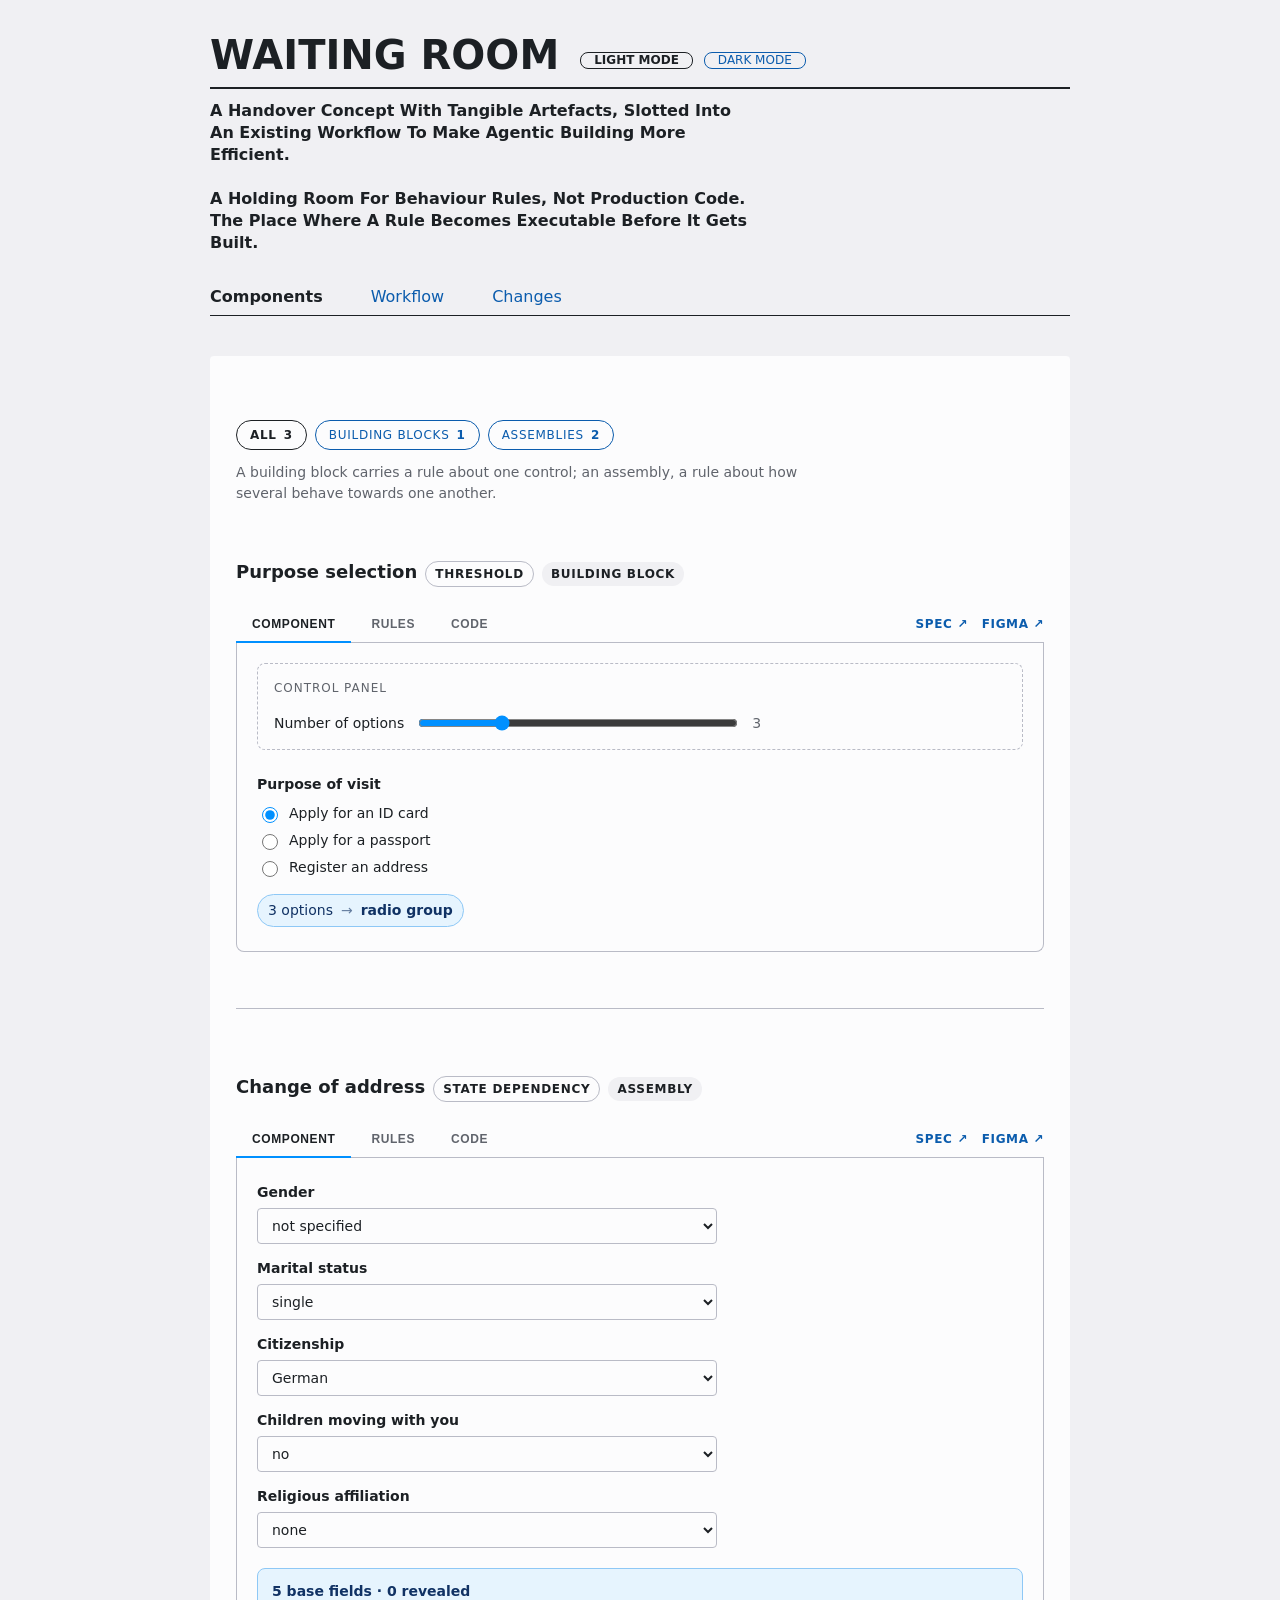
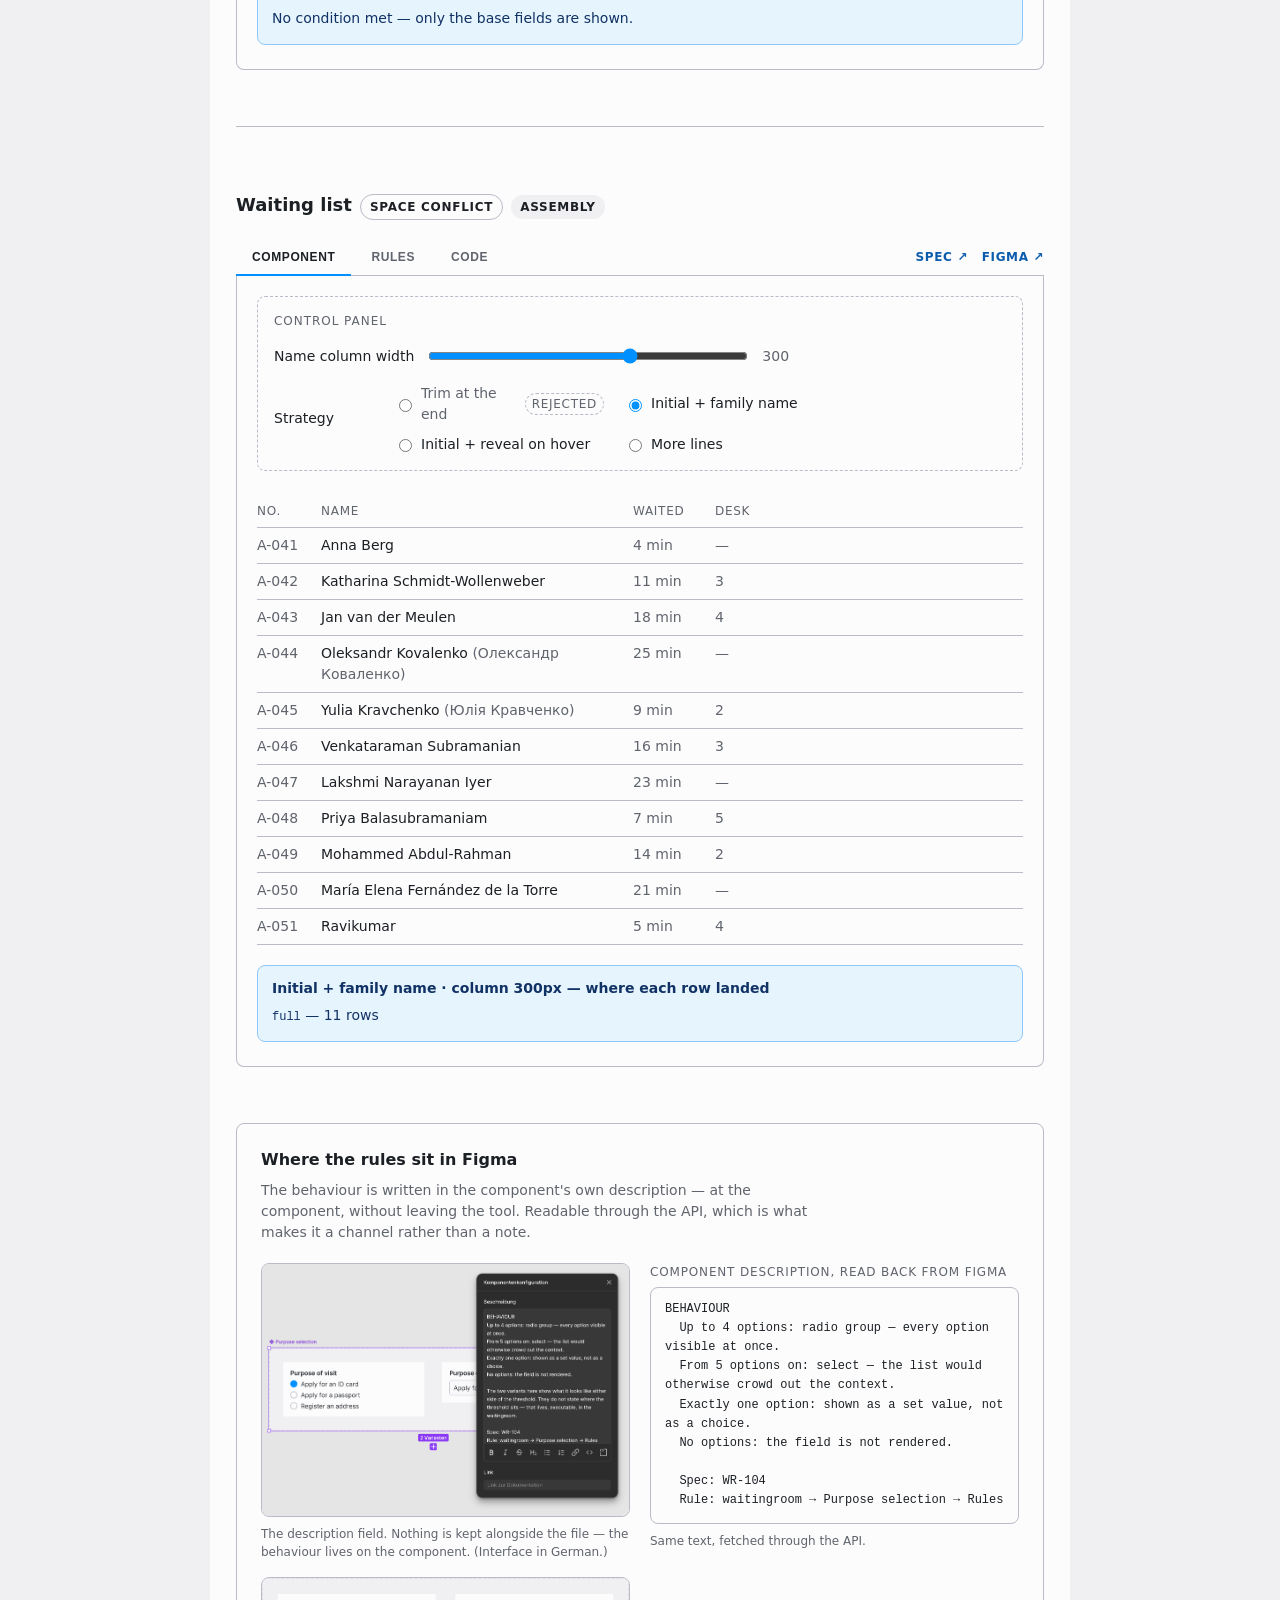
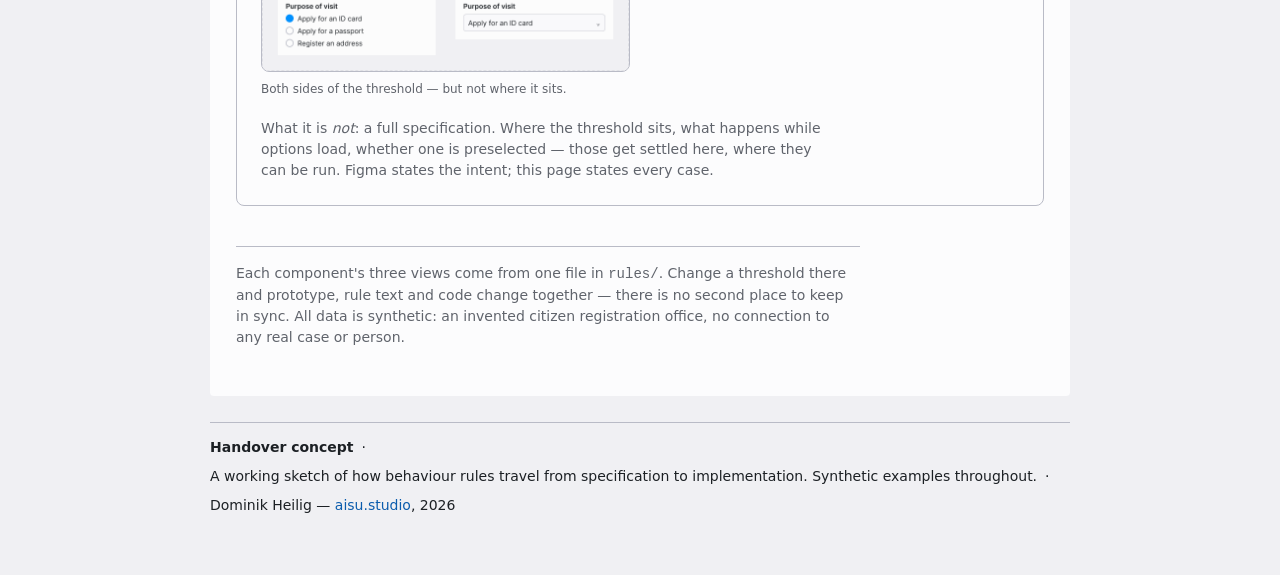
<file: index.html>
<!doctype html>
<html lang="en">
<head>
<meta charset="utf-8">
<meta name="viewport" content="width=device-width, initial-scale=1">
<title>waitingroom</title>
<link rel="stylesheet" href="waitingroom.css">
</head>
<body>
<div class="wr-page">

  <header id="site-header"></header>

  <main class="wr-canvas">

    <div id="levels"></div>

    <div id="components"></div>

    <!-- ----------------------------------------- Where the rules sit in Figma -->
    <section class="wr-origin">
      <h2 class="wr-origin-title">Where the rules sit in Figma</h2>
      <p class="wr-origin-lead">
        The behaviour is written in the component's own description — at the component,
        without leaving the tool. Readable through the API, which is what makes it a
        channel rather than a note.
      </p>

      <div class="wr-origin-split">
        <div>
          <figure class="wr-origin-figure">
            <img src="assets/figma-description-panel.png"
                 alt="Figma with the Purpose selection component on the canvas and the component configuration panel open beside it, the behaviour typed into the description field."
                 onerror="this.closest('figure').remove()">
            <figcaption>
              The description field. Nothing is kept alongside the file — the behaviour
              lives on the component. (Interface in German.)
            </figcaption>
          </figure>

          <figure class="wr-origin-figure wr-origin-figure-second">
            <img src="assets/purpose-selection-figma.png"
                 alt="The Purpose selection component set, showing its two variants side by side: a radio group with three options, and a select."
                 onerror="this.closest('figure').remove()">
            <figcaption>
              Both sides of the threshold — but not where it sits.
            </figcaption>
          </figure>
        </div>

        <div class="wr-origin-desc">
          <p class="wr-origin-caption">Component description, read back from Figma</p>
          <pre class="wr-origin-quote">BEHAVIOUR
  Up to 4 options: radio group — every option visible at once.
  From 5 options on: select — the list would otherwise crowd out the context.
  Exactly one option: shown as a set value, not as a choice.
  No options: the field is not rendered.

  Spec: WR-104
  Rule: waitingroom → Purpose selection → Rules</pre>
          <p class="wr-origin-caption wr-origin-caption-foot">
            Same text, fetched through the API.
          </p>
        </div>
      </div>

      <p class="wr-origin-foot">
        What it is <em>not</em>: a full specification. Where the threshold sits, what
        happens while options load, whether one is preselected — those get settled here,
        where they can be run. Figma states the intent; this page states every case.
      </p>
    </section>

    <p class="wr-foot">
      Each component's three views come from one file in <code>rules/</code>. Change a
      threshold there and prototype, rule text and code change together — there is no
      second place to keep in sync. All data is synthetic: an invented citizen
      registration office, no connection to any real case or person.
    </p>

  </main>

  <p class="wr-signature">
    <strong>Handover concept</strong>
    <span>·</span>
    <span>A working sketch of how behaviour rules travel from specification to
    implementation. Synthetic examples throughout.</span>
    <span>·</span>
    <span>Dominik Heilig — <a href="https://aisu.studio" target="_blank" rel="noopener noreferrer">aisu.studio</a>, 2026</span>
  </p>

</div>

<script type="module">
import { selectionControl } from './rules/selection.js';
import { conditionalDisclosure } from './rules/disclosure.js';
import { nameTruncation } from './rules/names.js';
import { serviceList, MAX_SERVICES } from './components/data.js';
import { renderSelectionField } from './components/selection-field.js';
import { renderAddressChange } from './components/address-change.js';
import { renderWaitingList } from './components/waiting-list.js';
import { applyStoredTheme, wireModeControl } from './theme.js';
import { renderHeader } from './header.js';
import { angularWiring } from './wiring/angular.js';

applyStoredTheme();
renderHeader(document.getElementById('site-header'));
wireModeControl(document.querySelector('.wr-mode'));

/* Two sources per component, because they answer different questions: the spec
   says what is needed, in stories and acceptance criteria; Figma says what it
   looks like. Neither states the behaviour — that is what this page adds. */
const COMPONENTS = [
  {
    key: 'selection',
    name: 'Purpose selection',
    kind: 'Threshold',
    level: 'block',
    rule: selectionControl,
    sources: {
      spec: 'https://github.com/AisuStudio/waitingroom/blob/main/spec/purpose-selection.md',
      figma: 'https://www.figma.com/design/y16GzBOeP9CSuj3HHH6xO6?node-id=1-19',
    },
    controls: [
      { key: 'count', type: 'range', label: 'Number of options', min: 0, max: MAX_SERVICES, value: 3 },
    ],
    mount(stage, s) { renderSelectionField(stage, serviceList(Number(s.count))); },
  },
  {
    key: 'address',
    name: 'Change of address',
    kind: 'State dependency',
    level: 'assembly',
    rule: conditionalDisclosure,
    sources: {
      spec: 'https://github.com/AisuStudio/waitingroom/blob/main/spec/change-of-address.md',
      figma: 'https://www.figma.com/design/y16GzBOeP9CSuj3HHH6xO6?node-id=7-2',
    },
    // No separate control panel: every answer in the form is the control.
    controls: null,
    mount(stage) { renderAddressChange(stage); },
  },
  {
    key: 'waiting',
    name: 'Waiting list',
    kind: 'Space conflict',
    level: 'assembly',
    rule: nameTruncation,
    sources: {
      spec: 'https://github.com/AisuStudio/waitingroom/blob/main/spec/waiting-list.md',
      figma: 'https://www.figma.com/design/y16GzBOeP9CSuj3HHH6xO6?node-id=7-38',
    },
    controls: [
      { key: 'width', type: 'range', label: 'Name column width', min: 90, max: 420, value: 300 },
      {
        key: 'strategy', type: 'choice', label: 'Strategy',
        value: nameTruncation.chosen,
        options: Object.entries(nameTruncation.strategies).map(([k, v]) => ({
          value: k, label: v.label, status: v.status,
        })),
      },
    ],
    mount(stage, s) { renderWaitingList(stage, Number(s.width), s.strategy); },
  },
];

/* Two levels, because a rule attaches differently at each. On a building
   block the rule governs one control; on an assembly it governs how several
   of them behave towards one another — which is where the questions the spec
   left open actually surface. The filter exists so that difference can be
   looked at rather than asserted. */
const LEVELS = [
  { key: 'all',      label: 'All' },
  { key: 'block',    label: 'Building blocks' },
  { key: 'assembly', label: 'Assemblies' },
];

const root = document.getElementById('components');

// Built once and then shown or hidden. Rebuilding would throw away the state
// of every control panel, and a filter that resets the thing being filtered
// is worse than no filter.
const blocks = COMPONENTS.map((cmp) => {
  const node = buildBlock(cmp);
  root.append(node);
  return { cmp, node };
});

renderLevels();

function renderLevels(active = 'all') {
  const bar = document.createElement('div');
  bar.className = 'wr-level';
  bar.setAttribute('role', 'group');
  bar.setAttribute('aria-label', 'Filter by level');

  LEVELS.forEach(({ key, label }) => {
    const n = key === 'all'
      ? COMPONENTS.length
      : COMPONENTS.filter((c) => c.level === key).length;
    const b = document.createElement('button');
    b.type = 'button';
    b.className = 'wr-level-chip';
    b.setAttribute('aria-pressed', String(key === active));
    b.innerHTML = `${esc(label)}<span class="wr-level-count">${n}</span>`;
    b.addEventListener('click', () => renderLevels(key));
    bar.append(b);
  });

  const note = document.createElement('p');
  note.className = 'wr-level-note';
  note.textContent = 'A building block carries a rule about one control; an assembly, '
    + 'a rule about how several behave towards one another.';

  const mount = document.getElementById('levels');
  mount.replaceChildren(bar, note);

  blocks.forEach(({ cmp, node }) => {
    node.hidden = active !== 'all' && cmp.level !== active;
  });
}

function buildBlock(cmp) {
  const section = document.createElement('section');
  section.className = 'wr-component';
  section.innerHTML = `
    <div class="wr-component-head">
      <h2 class="wr-component-name">${esc(cmp.name)}</h2>
      <span class="wr-kind">${esc(cmp.kind)}</span>
      <span class="wr-level-tag">${cmp.level === 'block' ? 'Building block' : 'Assembly'}</span>
    </div>
    <div class="wr-tabbar" role="tablist">
      <button class="wr-tab" role="tab" aria-selected="true"  data-panel="component">Component</button>
      <button class="wr-tab" role="tab" aria-selected="false" data-panel="rules">Rules</button>
      <button class="wr-tab" role="tab" aria-selected="false" data-panel="code">Code</button>
      <span class="wr-links">
        ${link('Spec', cmp.sources.spec)}
        ${link('Figma', cmp.sources.figma)}
      </span>
    </div>
    <div class="wr-panel" data-panel="component">
      ${cmp.controls ? consoleMarkup(cmp) : ''}
      <div class="wr-stage"></div>
    </div>
    <div class="wr-panel" data-panel="rules" hidden>${rulesMarkup(cmp.rule)}</div>
    <div class="wr-panel" data-panel="code"  hidden></div>
  `;

  const tabs = [...section.querySelectorAll('.wr-tab')];
  const panels = [...section.querySelectorAll('.wr-panel')];
  tabs.forEach((tab) => tab.addEventListener('click', () => {
    tabs.forEach((t) => t.setAttribute('aria-selected', String(t === tab)));
    panels.forEach((p) => { p.hidden = p.dataset.panel !== tab.dataset.panel; });
  }));

  const stage = section.querySelector('.wr-stage');
  const codePanel = section.querySelector('.wr-panel[data-panel=code]');

  // One state object per component. The control panel writes into it, and
  // both the prototype and the code view read from it — so a change to the
  // strategy is visible in the running component and in the snippet at the
  // same moment, without either being regenerated from a second source.
  const state = {};
  (cmp.controls ?? []).forEach((c) => { state[c.key] = String(c.value); });

  const draw = () => {
    cmp.mount(stage, state);
    codePanel.innerHTML = codeMarkup(cmp.rule, state);
  };

  (cmp.controls ?? []).forEach((c) => {
    const input = section.querySelector(`[data-control='${c.key}']`);
    if (!input) return;
    if (c.type === 'range') {
      const out = section.querySelector(`output[data-for='${c.key}']`);
      input.addEventListener('input', () => {
        state[c.key] = input.value;
        out.textContent = input.value;
        draw();
      });
    } else {
      // A radio group has one input per option, so the listener goes on all
      // of them and the value comes from whichever is checked.
      section.querySelectorAll(`[data-control='${c.key}']`).forEach((radio) => {
        radio.addEventListener('change', () => {
          if (!radio.checked) return;
          state[c.key] = radio.value;
          draw();
        });
      });
    }
  });

  draw();
  return section;
}

function link(label, href) {
  if (!href) {
    return `<span class="wr-ext-link wr-ext-link-empty" title="Not linked yet">${label}&nbsp;↗</span>`;
  }
  // Opens in a new tab — leaving the page would lose the state the control
  // panel is currently in.
  return `<a class="wr-ext-link" href="${esc(href)}" target="_blank" rel="noopener noreferrer">${label}&nbsp;↗</a>`;
}

function consoleMarkup(cmp) {
  return `
    <div class="wr-console">
      <p class="wr-console-title">Control panel</p>
      ${cmp.controls.map(controlMarkup).join('')}
    </div>`;
}

function controlMarkup(c) {
  if (c.type === 'range') {
    return `
      <div class="wr-control">
        <label>${esc(c.label)}</label>
        <input type="range" data-control="${esc(c.key)}"
               min="${c.min}" max="${c.max}" value="${c.value}" step="1">
        <output data-for="${esc(c.key)}">${c.value}</output>
      </div>`;
  }
  // A rejected option stays selectable on purpose: the reason it was rejected
  // is easier to see than to argue about.
  return `
    <div class="wr-control">
      <label>${esc(c.label)}</label>
      <div class="wr-choice" role="radiogroup" aria-label="${esc(c.label)}">
        ${c.options.map((o) => `
          <label class="wr-choice-item${o.status === 'rejected' ? ' wr-choice-rejected' : ''}">
            <input type="radio" name="${esc(c.key)}" data-control="${esc(c.key)}"
                   value="${esc(o.value)}"${o.value === c.value ? ' checked' : ''}>
            <span>${esc(o.label)}</span>
            ${o.status === 'rejected' ? '<span class="wr-choice-tag">rejected</span>' : ''}
          </label>`).join('')}
      </div>
    </div>`;
}

function rulesMarkup(rule) {
  return `
    <h3 class="wr-rule-head">${esc(rule.title)}</h3>
    <p class="wr-rule-statement">${esc(rule.rule)}</p>

    <div class="wr-rule-section">
      <h4>Rationale</h4>
      ${rule.rationale.split('\n\n').map((p) => `<p>${esc(p)}</p>`).join('')}
    </div>

    ${rule.strategies ? `
    <div class="wr-rule-section">
      <h4>Options considered</h4>
      <p class="wr-cond-base">All three are selectable in the control panel, including the
      rejected one — a reason that can be run is worth more than a reason that has to be
      believed.</p>
      <dl>
        ${Object.entries(rule.strategies).map(([k, v]) => `
          <div class="wr-edge${v.status === 'rejected' ? ' wr-edge-rejected' : ''}">
            <dt>${esc(v.label)} <span class="wr-status ${v.status === 'rejected' ? 'wr-status-planned' : 'wr-status-built'}">${esc(v.status)}</span></dt>
            <dd>${esc(v.why)}</dd>
          </div>`).join('')}
      </dl>
    </div>` : ''}

    ${rule.ladder ? `
    <div class="wr-rule-section">
      <h4>The ladder — first rung that fits wins</h4>
      <ol class="wr-ladder">
        ${rule.ladder.map((r) => `<li><code>${esc(r.step)}</code> — ${esc(r.description)}</li>`).join('')}
      </ol>
    </div>` : ''}

    ${rule.conditions ? `
    <div class="wr-rule-section">
      <h4>Conditions</h4>
      <table class="wr-cond">
        <thead><tr><th>Field</th><th>Shown when</th><th>Reads</th></tr></thead>
        <tbody>
          ${rule.conditions.map((c) => `
            <tr>
              <td><code>${esc(c.field)}</code><div class="wr-cond-label">${esc(c.label)}</div></td>
              <td>${esc(c.when)}</td>
              <td><code>${esc(c.dependsOn)}</code></td>
            </tr>`).join('')}
        </tbody>
      </table>
      <p class="wr-cond-base">Always present: ${rule.baseFields.map((f) => `<code>${esc(f)}</code>`).join(', ')}</p>
    </div>` : ''}

    <div class="wr-rule-section">
      <h4>Edge cases</h4>
      <dl>
        ${rule.edgeCases.map((e) => `
          <div class="wr-edge">
            <dt>${esc(e.case)}</dt>
            <dd>${esc(e.handling)}</dd>
          </div>`).join('')}
      </dl>
    </div>

    <div class="wr-rule-section">
      <h4>Open — asked, not invented</h4>
      <ul class="wr-open">
        ${rule.openQuestions.map((q) => `<li>${esc(q)}</li>`).join('')}
      </ul>
    </div>

    <div class="wr-rule-section">
      <h4>Provenance</h4>
      <ul class="wr-prov">
        ${rule.provenance.map((p) => `
          <li><strong>${esc(p.date)}</strong> — ${esc(p.change)} · ${esc(p.by)} · ${esc(p.basis)}</li>`).join('')}
      </ul>
    </div>`;
}

/* The contract, not the code, is the thing being handed over. The snippet is a
   decision function — it says which control applies and never how it is drawn,
   so the only way it is usable in Angular, or in anything else, is if what goes
   in and what comes out is stated. This block states it. */
function contractMarkup(rule) {
  const c = rule.contract;
  if (!c) return '';
  return `
    <div class="wr-contract">
      <p class="wr-contract-title">What you get</p>
      <dl class="wr-contract-io">
        <div><dt>Takes</dt><dd><code>${esc(c.input)}</code></dd></div>
        <div><dt>Returns</dt><dd><code>${esc(c.returns)}</code></dd></div>
      </dl>
      <table class="wr-contract-wire">
        <thead><tr><th>You get</th><th>You render</th></tr></thead>
        <tbody>
          ${c.wiring.map(([v, what]) => `
            <tr><td><code>${esc(v)}</code></td><td>${esc(what)}</td></tr>`).join('')}
        </tbody>
      </table>
      ${c.note ? `<p class="wr-contract-note">${esc(c.note)}</p>` : ''}
    </div>`;
}

function codeMarkup(rule, state = {}) {
  const strategy = rule.strategies?.[state.strategy];
  const note = strategy
    ? `Showing the <strong>${esc(strategy.label)}</strong> strategy${
        strategy.status === 'rejected'
          ? ' — <strong>rejected</strong>, shown so the reason can be seen rather than argued about'
          : ''
      }. Switch it in the control panel and this changes with the prototype.`
    : 'The rendering is yours — PrimeNG, Bulma, whatever the stack is. This is only '
      + 'the decision, so it still holds when the component library moves a major '
      + 'version. It is the same function the prototype runs in the Component tab.';

  // Lucide `copy` and `check`, inlined rather than linked: the page has no
  // build step and should keep working without a network.
  const COPY = '<rect width="14" height="14" x="8" y="8" rx="2" ry="2"/>'
             + '<path d="M4 16c-1.1 0-2-.9-2-2V4c0-1.1.9-2 2-2h10c1.1 0 2 .9 2 2"/>';

  return `
    ${contractMarkup(rule)}
    <p class="wr-code-note">${note}</p>
    ${codeBlock(snippet(rule, state))}
    ${wiringMarkup(rule)}`;
}

/* Every snippet is copyable, so the block is one function rather than markup
   repeated per call site. */
function codeBlock(code, filename) {
  const COPY = '<rect width="14" height="14" x="8" y="8" rx="2" ry="2"/>'
             + '<path d="M4 16c-1.1 0-2-.9-2-2V4c0-1.1.9-2 2-2h10c1.1 0 2 .9 2 2"/>';
  return `
    ${filename ? `<p class="wr-file">${esc(filename)}</p>` : ''}
    <div class="wr-code-wrap">
      <button class="wr-copy" type="button" data-copy
              aria-label="Copy ${filename ? esc(filename) : 'this snippet'}">
        <svg viewBox="0 0 24 24" fill="none" stroke="currentColor" stroke-width="2"
             stroke-linecap="round" stroke-linejoin="round" aria-hidden="true"
             focusable="false">${COPY}</svg>
        <span>Copy</span>
      </button>
      <pre class="wr-code"><code>${esc(code)}</code></pre>
    </div>`;
}

/* Somewhere to start, in the stack the rule is actually going into. Kept out
   of rules/ on purpose: the rule is framework-neutral and stays that way, the
   wiring is per-stack and disposable. A second stack gets a second file in
   wiring/ and rules/ does not change. */
function wiringMarkup(rule) {
  const w = angularWiring[rule.id];
  if (!w) return '';
  return `
    <section class="wr-wiring">
      <h4 class="wr-wiring-title">Somewhere to start — Angular + PrimeNG</h4>
      <p class="wr-wiring-caveat">${esc(w.caveat)}</p>
      ${w.files.map((f) => codeBlock(f.code, f.name)).join('')}
    </section>`;
}

/* One delegated listener rather than one per button: the code panel is
   re-rendered on every control change, so anything bound to a button would be
   bound to a button that no longer exists. */
const CHECK = '<path d="M20 6 9 17l-5-5"/>';
document.addEventListener('click', async (e) => {
  const btn = e.target.closest?.('[data-copy]');
  if (!btn) return;
  const text = btn.parentElement.querySelector('code').textContent;
  const svg = btn.querySelector('svg');
  const label = btn.querySelector('span');
  const restore = { svg: svg.innerHTML, label: label.textContent };

  const done = (ok) => {
    svg.innerHTML = ok ? CHECK : restore.svg;
    label.textContent = ok ? 'Copied' : 'Press ⌘C';
    btn.classList.toggle('wr-copy-done', ok);
    setTimeout(() => {
      svg.innerHTML = restore.svg;
      label.textContent = restore.label;
      btn.classList.remove('wr-copy-done');
    }, 1600);
  };

  try {
    await navigator.clipboard.writeText(text);
    done(true);
  } catch {
    // No clipboard permission, or the page was opened over file://. Select the
    // snippet instead, so the keyboard shortcut still works.
    const range = document.createRange();
    range.selectNodeContents(btn.parentElement.querySelector('code'));
    const sel = window.getSelection();
    sel.removeAllRanges();
    sel.addRange(range);
    done(false);
  }
});

// Object methods stringify with the indentation they had in their source file,
// so the body arrives shifted relative to the first line. Dedented here to the
// shallowest body line, because a snippet that cannot be copied cleanly is a
// picture of code rather than code.
function fn(source, name) {
  const lines = source.replace(/^apply/, `function ${name}`).split('\n');
  const body = lines.slice(1).filter((l) => l.trim());
  const pad = body.length ? Math.min(...body.map((l) => l.match(/^ */)[0].length)) : 0;
  return [lines[0], ...lines.slice(1).map((l) => l.slice(pad))].join('\n');
}

function snippet(rule, state = {}) {
  // The name rule carries several strategies; show the one currently selected,
  // taken straight from the object the prototype is running.
  const strategy = rule.strategies?.[state.strategy];
  if (strategy) {
    return [
      `// ${strategy.label}${strategy.status === 'rejected' ? '  — REJECTED' : ''}`,
      `// ${strategy.short}`,
      '',
      fn(strategy.apply.toString(), 'fitName'),
    ].join('\n');
  }

  const head = [`// ${rule.title}`, `// ${rule.rule}`, ''];

  if (rule.ladder) {
    return [
      ...head,
      'const LADDER = [',
      ...rule.ladder.map((r) => `  '${r.step}',`),
      '];',
      '',
      '// Try each rung in order; the first that fits wins. `measure` is injected',
      '// — the rule knows the strategy, not how text is measured, so the same',
      '// decision is reproducible outside a browser.',
      '// The family name is never shortened; if nothing fits, the column grows.',
    ].join('\n');
  }

  // The conditions carry their own tests, and those are what gets handed over.
  // Printing only the prose `when` would have been a description of the rule,
  // not the rule — and the snippet claims to be the second thing.
  if (rule.conditions) {
    return [
      ...head,
      // Handed over with the conditions, because the contract refers to them
      // and the wiring imports them.
      `const BASE_FIELDS = [${rule.baseFields.map((f) => `'${f}'`).join(', ')}];`,
      '',
      'const CONDITIONS = [',
      ...rule.conditions.map((c) => [
        '  {',
        `    field: '${c.field}',`,
        `    when:  "${c.when}",`,
        `    test:  ${c.test.toString()},`,
        '  },',
      ].join('\n')),
      '];',
      '',
      fn(rule.apply.toString(), 'visibleFields').replace(/this\.conditions/g, 'CONDITIONS'),
      '',
      '// Withdrawing a field does not clear what it held — see edge cases.',
    ].join('\n');
  }

  return [
    ...head,
    `const THRESHOLD = ${rule.threshold};`,
    '',
    fn(rule.apply.toString(), 'controlType').replace(/this\.threshold/g, 'THRESHOLD'),
  ].join('\n');
}

function esc(s) {
  return String(s).replace(/[&<>"']/g, (c) => (
    { '&': '&amp;', '<': '&lt;', '>': '&gt;', '"': '&quot;', "'": '&#39;' }[c]
  ));
}
</script>
</body>
</html>
</file>
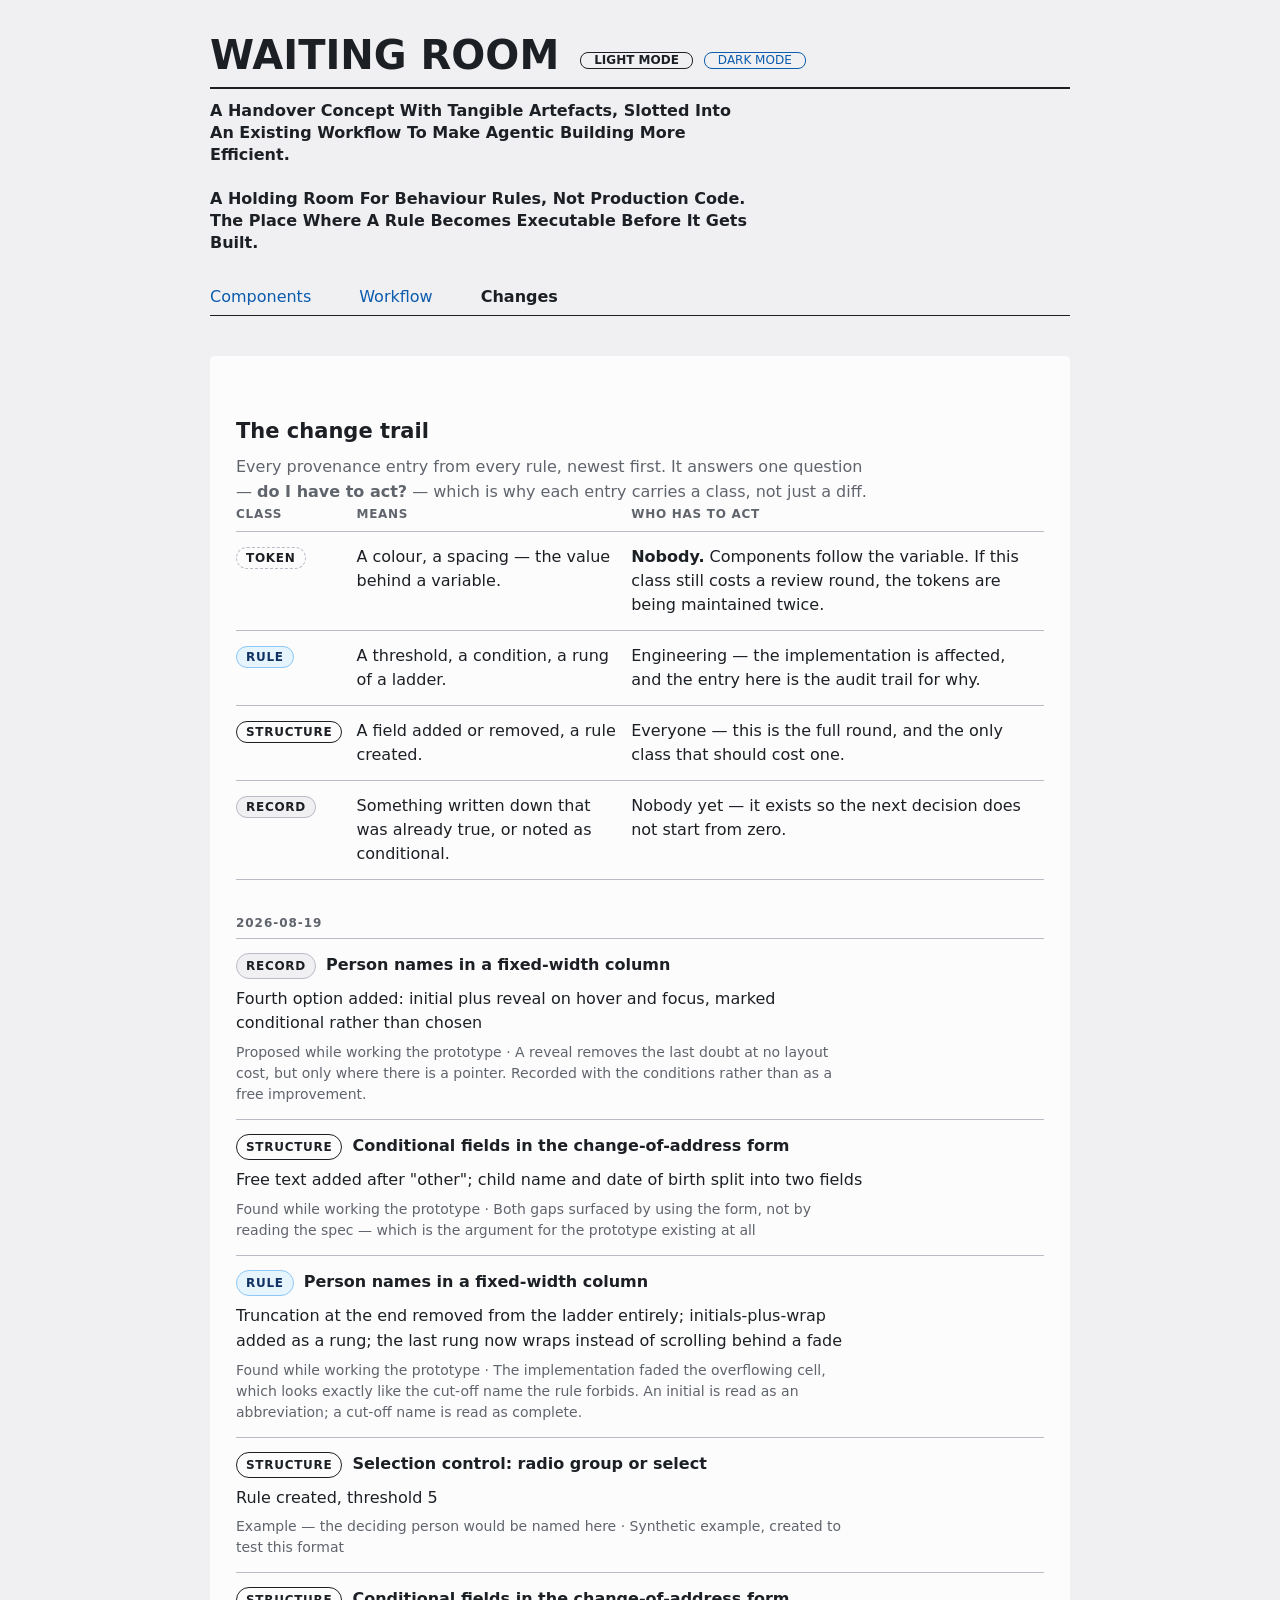
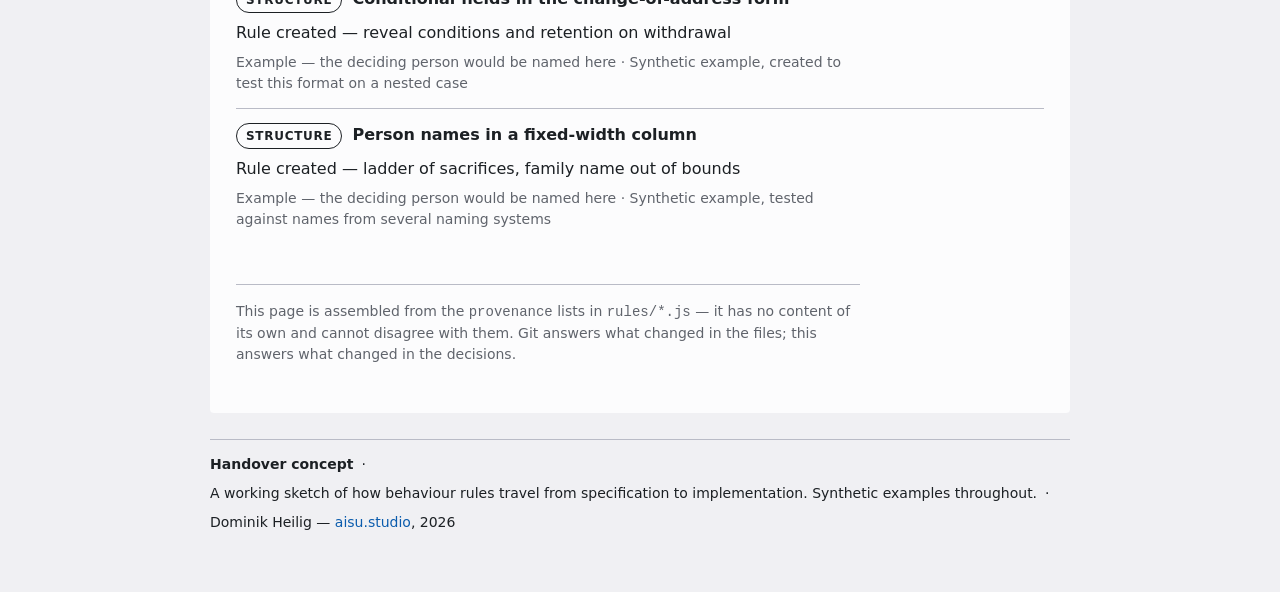
<file: changelog.html>
<!doctype html>
<html lang="en">
<head>
<meta charset="utf-8">
<meta name="viewport" content="width=device-width, initial-scale=1">
<title>waitingroom — the change trail</title>
<link rel="stylesheet" href="waitingroom.css">
</head>
<body class="wr-flow-page">
<div class="wr-page">

  <header id="site-header"></header>

  <main class="wr-canvas">

    <h2 class="wr-page-heading">The change trail</h2>
    <p class="wr-page-lead">
      Every provenance entry from every rule, newest first. It answers one question —
      <strong>do I have to act?</strong> — which is why each entry carries a class, not
      just a diff.
    </p>

    <table class="wr-cond wr-classes">
      <thead><tr><th>Class</th><th>Means</th><th>Who has to act</th></tr></thead>
      <tbody>
        <tr>
          <td><span class="wr-class wr-class-token">token</span></td>
          <td>A colour, a spacing — the value behind a variable.</td>
          <td><strong>Nobody.</strong> Components follow the variable. If this class
              still costs a review round, the tokens are being maintained twice.</td>
        </tr>
        <tr>
          <td><span class="wr-class wr-class-rule">rule</span></td>
          <td>A threshold, a condition, a rung of a ladder.</td>
          <td>Engineering — the implementation is affected, and the entry here is the
              audit trail for why.</td>
        </tr>
        <tr>
          <td><span class="wr-class wr-class-structure">structure</span></td>
          <td>A field added or removed, a rule created.</td>
          <td>Everyone — this is the full round, and the only class that should
              cost one.</td>
        </tr>
        <tr>
          <td><span class="wr-class wr-class-record">record</span></td>
          <td>Something written down that was already true, or noted as conditional.</td>
          <td>Nobody yet — it exists so the next decision does not start from zero.</td>
        </tr>
      </tbody>
    </table>

    <div id="trail"></div>

    <p class="wr-foot">
      This page is assembled from the <code>provenance</code> lists in
      <code>rules/*.js</code> — it has no content of its own and cannot disagree with
      them. Git answers what changed in the files; this answers what changed in the
      decisions.
    </p>

  </main>

  <p class="wr-signature">
    <strong>Handover concept</strong>
    <span>·</span>
    <span>A working sketch of how behaviour rules travel from specification to
    implementation. Synthetic examples throughout.</span>
    <span>·</span>
    <span>Dominik Heilig — <a href="https://aisu.studio" target="_blank" rel="noopener noreferrer">aisu.studio</a>, 2026</span>
  </p>

</div>

<script type="module">
import { selectionControl } from './rules/selection.js';
import { conditionalDisclosure } from './rules/disclosure.js';
import { nameTruncation } from './rules/names.js';
import { applyStoredTheme, wireModeControl } from './theme.js';
import { renderHeader } from './header.js';

applyStoredTheme();
renderHeader(document.getElementById('site-header'));
wireModeControl(document.querySelector('.wr-mode'));

const RULES = [selectionControl, conditionalDisclosure, nameTruncation];

const el = (tag, cls, text) => {
  const n = document.createElement(tag);
  if (cls) n.className = cls;
  if (text != null) n.textContent = text;
  return n;
};

/* Flattened, then sorted newest first — the question "what changed lately"
   is asked across rules, not per rule. Within a day, source order stands in
   for time of day, so later entries of the same rule stay later. */
const entries = RULES.flatMap((rule) =>
  rule.provenance.map((p, i) => ({ rule, p, i }))
).sort((a, b) => b.p.date.localeCompare(a.p.date) || b.i - a.i);

const trail = document.getElementById('trail');
let lastDate = null;

for (const { rule, p } of entries) {
  if (p.date !== lastDate) {
    trail.append(el('h3', 'wr-trail-date', p.date));
    lastDate = p.date;
  }
  const row = el('article', 'wr-trail-entry');

  const head = el('div', 'wr-trail-head');
  head.append(
    el('span', `wr-class wr-class-${p.class}`, p.class),
    el('strong', null, rule.title),
  );
  row.append(head);

  row.append(el('p', 'wr-trail-change', p.change));
  row.append(el('p', 'wr-trail-meta', `${p.by} · ${p.basis}`));
  trail.append(row);
}
</script>
</body>
</html>
</file>
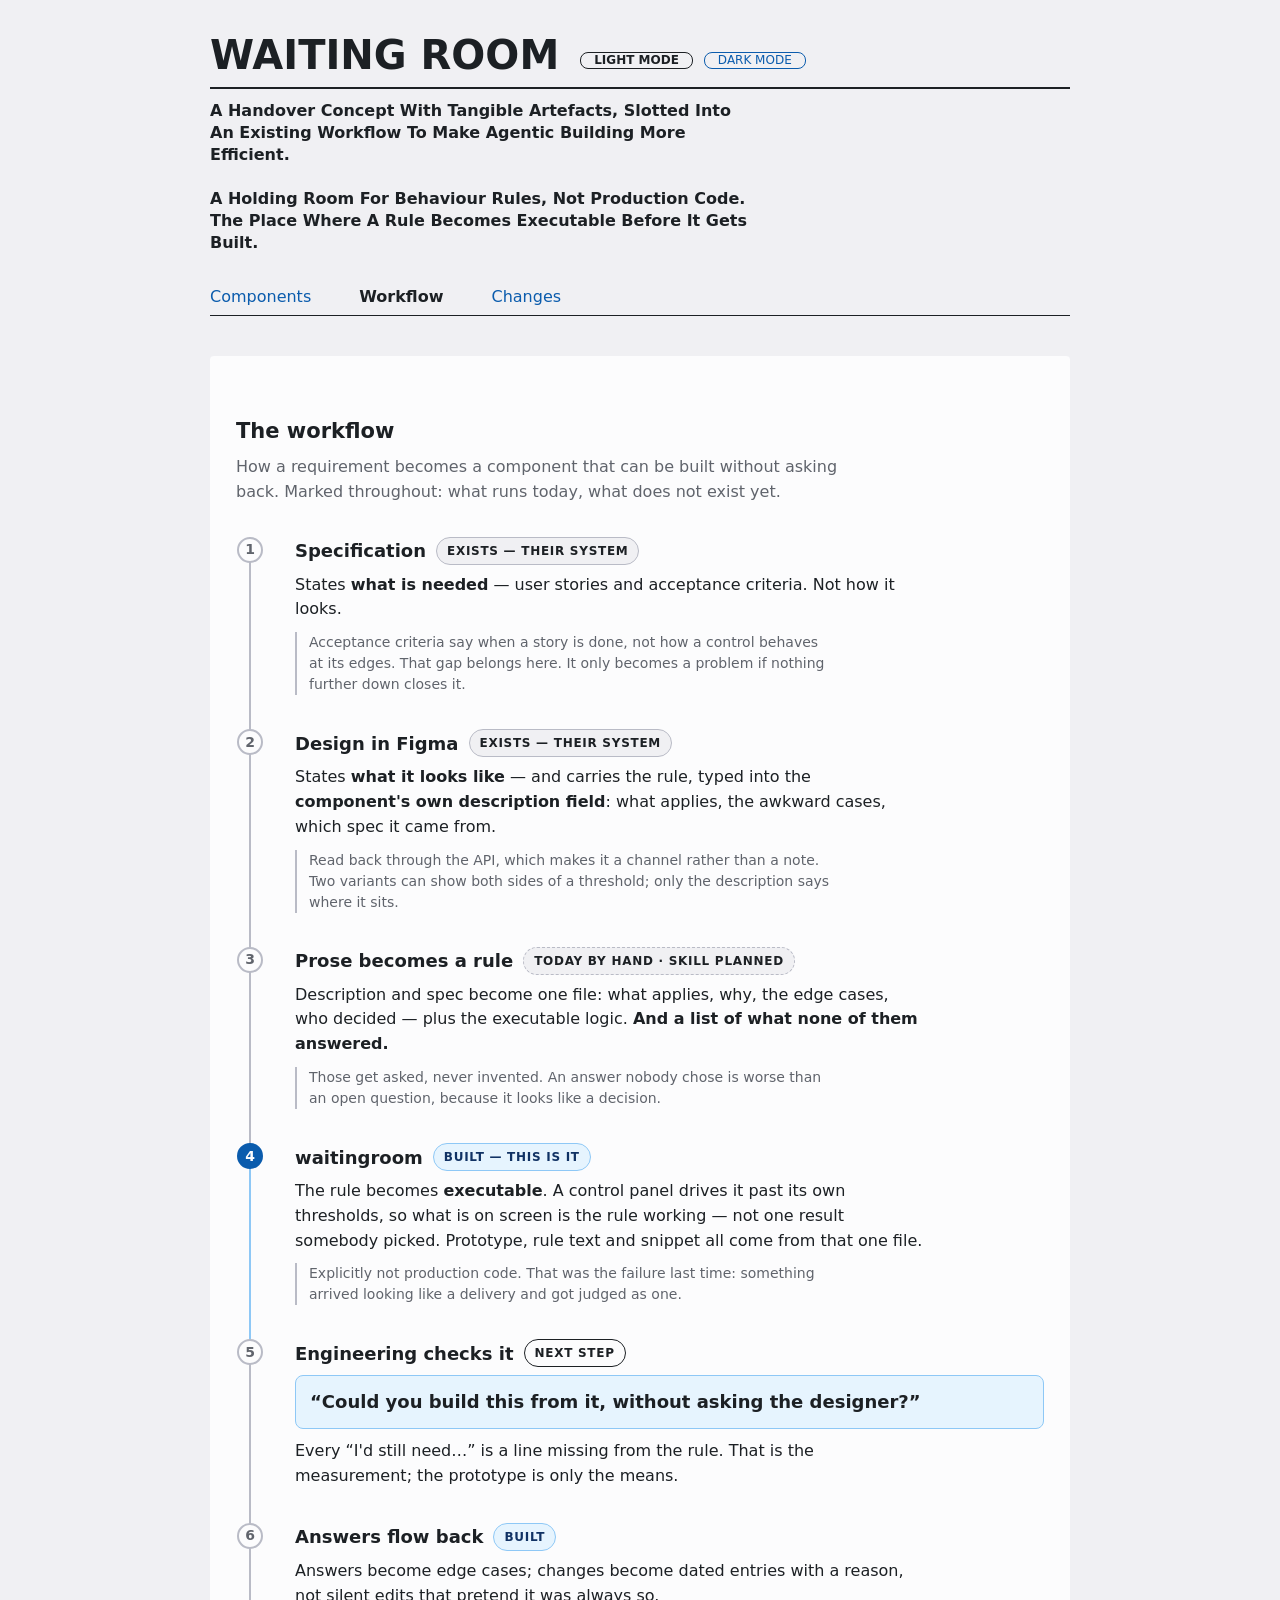
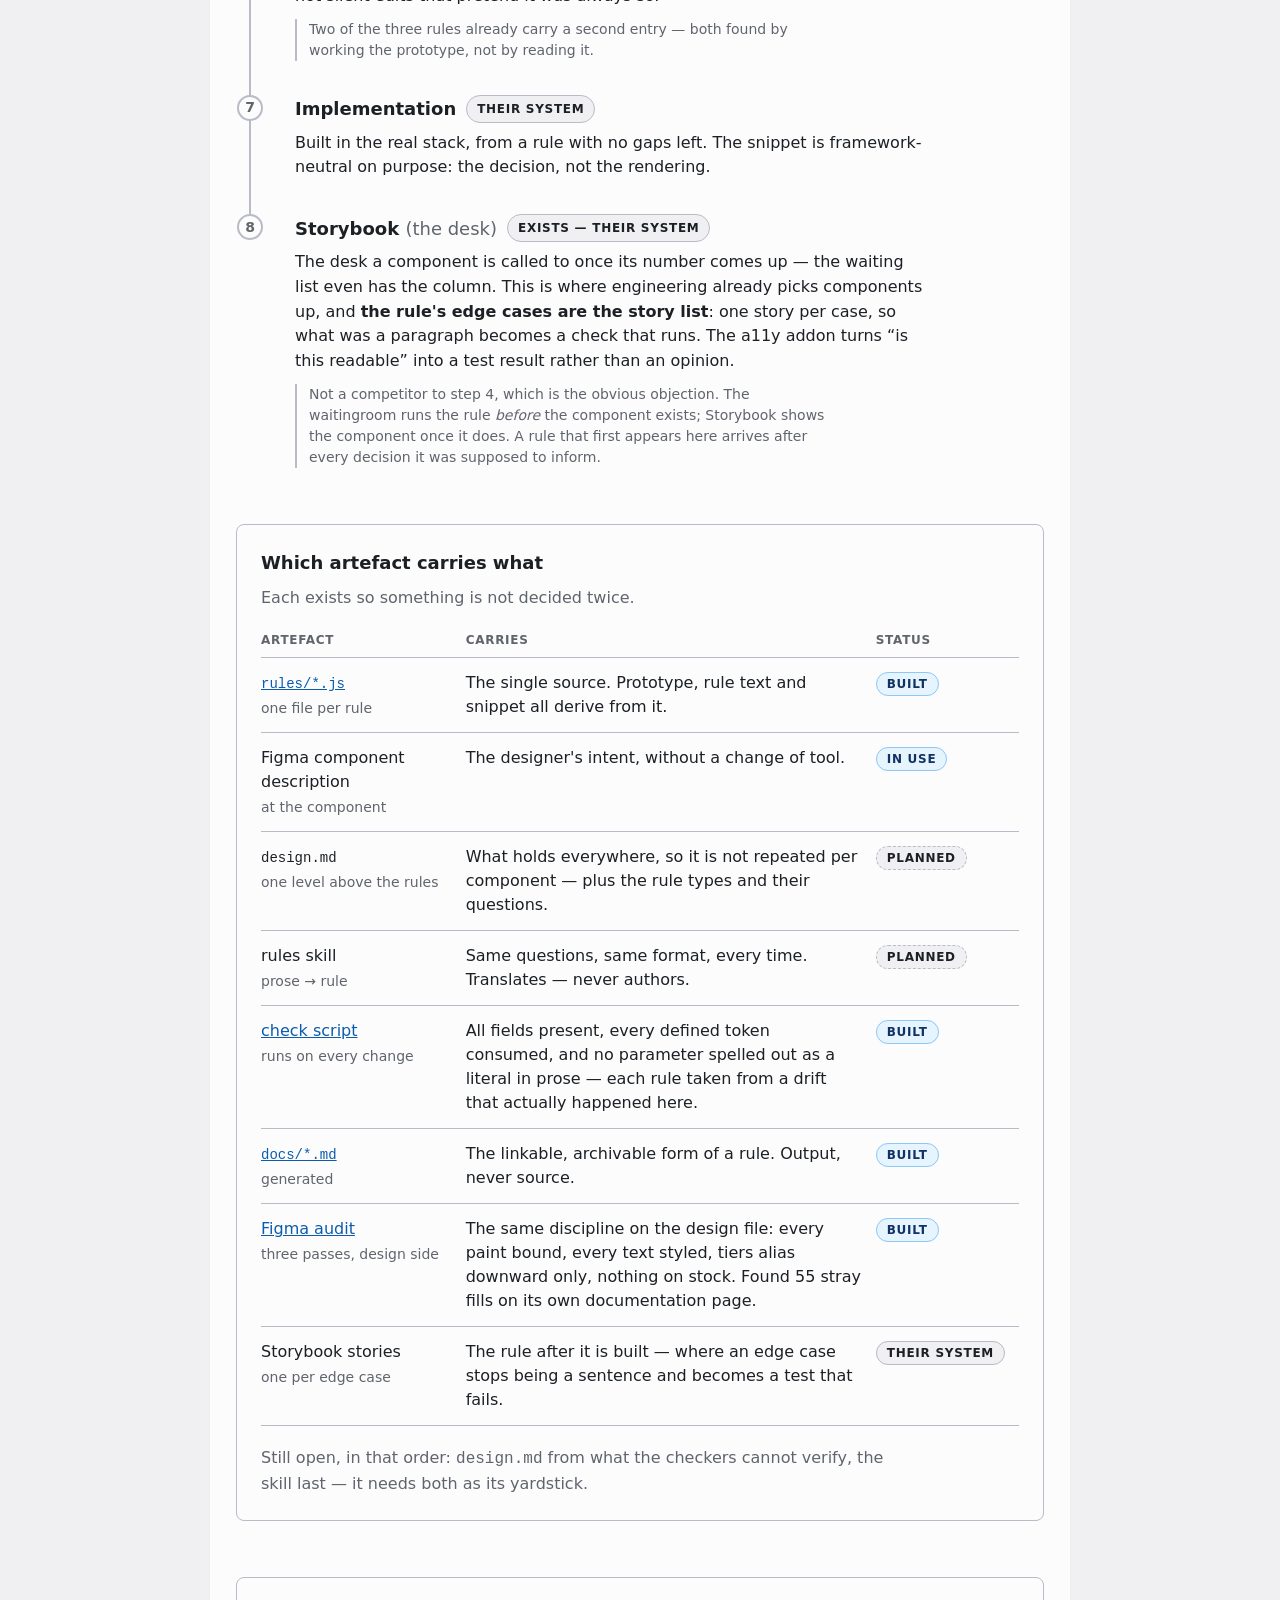
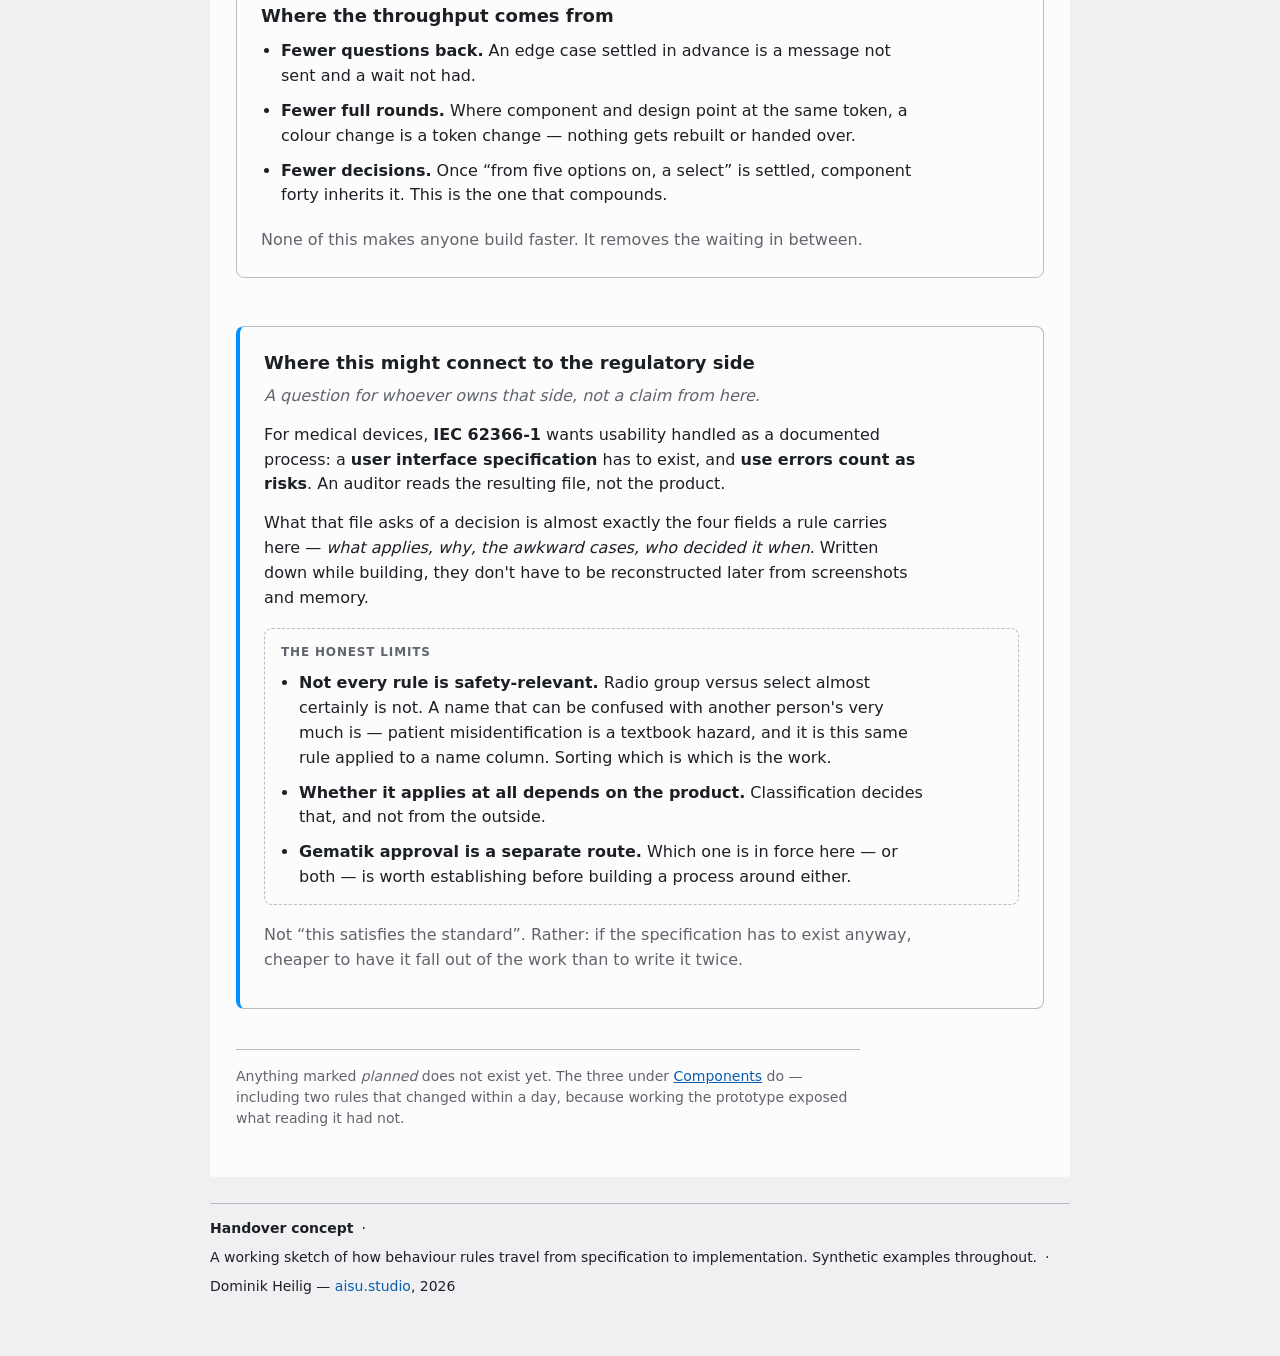
<file: flow.html>
<!doctype html>
<html lang="en">
<head>
<meta charset="utf-8">
<meta name="viewport" content="width=device-width, initial-scale=1">
<title>waitingroom — the workflow</title>
<link rel="stylesheet" href="waitingroom.css">
</head>
<body class="wr-flow-page">
<div class="wr-page">

  <header id="site-header"></header>

  <main class="wr-canvas">

    <h2 class="wr-page-heading">The workflow</h2>
    <p class="wr-page-lead">
      How a requirement becomes a component that can be built without asking back.
      Marked throughout: what runs today, what does not exist yet.
    </p>

    <!-- ------------------------------------------------------------ steps -->
    <ol class="wr-flow">

      <li class="wr-step">
        <div class="wr-step-head">
          <span class="wr-step-num">1</span>
          <h2>Specification</h2>
          <span class="wr-status wr-status-theirs">exists — their system</span>
        </div>
        <p>
          States <strong>what is needed</strong> — user stories and acceptance criteria.
          Not how it looks.
        </p>
        <p class="wr-step-note">
          Acceptance criteria say when a story is done, not how a control behaves at its
          edges. That gap belongs here. It only becomes a problem if nothing further down
          closes it.
        </p>
      </li>

      <li class="wr-step">
        <div class="wr-step-head">
          <span class="wr-step-num">2</span>
          <h2>Design in Figma</h2>
          <span class="wr-status wr-status-theirs">exists — their system</span>
        </div>
        <p>
          States <strong>what it looks like</strong> — and carries the rule, typed into
          the <strong>component's own description field</strong>: what applies, the
          awkward cases, which spec it came from.
        </p>
        <p class="wr-step-note">
          Read back through the API, which makes it a channel rather than a note. Two
          variants can show both sides of a threshold; only the description says where
          it sits.
        </p>
      </li>

      <li class="wr-step">
        <div class="wr-step-head">
          <span class="wr-step-num">3</span>
          <h2>Prose becomes a rule</h2>
          <span class="wr-status wr-status-manual">today by hand · skill planned</span>
        </div>
        <p>
          Description and spec become one file: what applies, why, the edge cases, who
          decided — plus the executable logic. <strong>And a list of what none of them
          answered.</strong>
        </p>
        <p class="wr-step-note">
          Those get asked, never invented. An answer nobody chose is worse than an open
          question, because it looks like a decision.
        </p>
      </li>

      <li class="wr-step wr-step-here">
        <div class="wr-step-head">
          <span class="wr-step-num">4</span>
          <h2>waitingroom</h2>
          <span class="wr-status wr-status-built">built — this is it</span>
        </div>
        <p>
          The rule becomes <strong>executable</strong>. A control panel drives it past its
          own thresholds, so what is on screen is the rule working — not one result
          somebody picked. Prototype, rule text and snippet all come from that one file.
        </p>
        <p class="wr-step-note">
          Explicitly not production code. That was the failure last time: something
          arrived looking like a delivery and got judged as one.
        </p>
      </li>

      <li class="wr-step">
        <div class="wr-step-head">
          <span class="wr-step-num">5</span>
          <h2>Engineering checks it</h2>
          <span class="wr-status wr-status-next">next step</span>
        </div>
        <p class="wr-question">
          “Could you build this from it, without asking the designer?”
        </p>
        <p>
          Every “I'd still need…” is a line missing from the rule. That is the
          measurement; the prototype is only the means.
        </p>
      </li>

      <li class="wr-step">
        <div class="wr-step-head">
          <span class="wr-step-num">6</span>
          <h2>Answers flow back</h2>
          <span class="wr-status wr-status-built">built</span>
        </div>
        <p>
          Answers become edge cases; changes become dated entries with a reason, not
          silent edits that pretend it was always so.
        </p>
        <p class="wr-step-note">
          Two of the three rules already carry a second entry — both found by working the
          prototype, not by reading it.
        </p>
      </li>

      <li class="wr-step">
        <div class="wr-step-head">
          <span class="wr-step-num">7</span>
          <h2>Implementation</h2>
          <span class="wr-status wr-status-theirs">their system</span>
        </div>
        <p>
          Built in the real stack, from a rule with no gaps left. The snippet is
          framework-neutral on purpose: the decision, not the rendering.
        </p>
      </li>

      <li class="wr-step">
        <div class="wr-step-head">
          <span class="wr-step-num">8</span>
          <h2>Storybook <span class="wr-step-alias">(the desk)</span></h2>
          <span class="wr-status wr-status-theirs">exists — their system</span>
        </div>
        <p>
          The desk a component is called to once its number comes up — the waiting
          list even has the column. This is where engineering already picks components
          up, and <strong>the rule's edge cases are the story list</strong>: one story
          per case, so what was a paragraph becomes a check that runs. The a11y addon
          turns “is this readable” into a test result rather than an opinion.
        </p>
        <p class="wr-step-note">
          Not a competitor to step 4, which is the obvious objection. The waitingroom
          runs the rule <em>before</em> the component exists; Storybook shows the
          component once it does. A rule that first appears here arrives after every
          decision it was supposed to inform.
        </p>
      </li>

    </ol>

    <!-- -------------------------------------------------------- artefacts -->
    <section class="wr-origin">
      <h2 class="wr-origin-title">Which artefact carries what</h2>
      <p class="wr-origin-lead">
        Each exists so something is not decided twice.
      </p>

      <table class="wr-cond">
        <thead>
          <tr><th>Artefact</th><th>Carries</th><th>Status</th></tr>
        </thead>
        <tbody>
          <tr>
            <td><a href="https://github.com/AisuStudio/waitingroom/blob/main/rules/selection.js" target="_blank" rel="noopener noreferrer"><code>rules/*.js</code></a><div class="wr-cond-label">one file per rule</div></td>
            <td>The single source. Prototype, rule text and snippet all derive from it.</td>
            <td><span class="wr-status wr-status-built">built</span></td>
          </tr>
          <tr>
            <td>Figma component description<div class="wr-cond-label">at the component</div></td>
            <td>The designer's intent, without a change of tool.</td>
            <td><span class="wr-status wr-status-built">in use</span></td>
          </tr>
          <tr>
            <td><code>design.md</code><div class="wr-cond-label">one level above the rules</div></td>
            <td>What holds everywhere, so it is not repeated per component — plus the rule types and their questions.</td>
            <td><span class="wr-status wr-status-planned">planned</span></td>
          </tr>
          <tr>
            <td>rules skill<div class="wr-cond-label">prose → rule</div></td>
            <td>Same questions, same format, every time. Translates — never authors.</td>
            <td><span class="wr-status wr-status-planned">planned</span></td>
          </tr>
          <tr>
            <td><a href="https://github.com/AisuStudio/waitingroom/blob/main/check-rules.mjs" target="_blank" rel="noopener noreferrer">check script</a><div class="wr-cond-label">runs on every change</div></td>
            <td>All fields present, every defined token consumed, and no parameter spelled out as a literal in prose — each rule taken from a drift that actually happened here.</td>
            <td><span class="wr-status wr-status-built">built</span></td>
          </tr>
          <tr>
            <td><a href="https://github.com/AisuStudio/waitingroom/blob/main/docs" target="_blank" rel="noopener noreferrer"><code>docs/*.md</code></a><div class="wr-cond-label">generated</div></td>
            <td>The linkable, archivable form of a rule. Output, never source.</td>
            <td><span class="wr-status wr-status-built">built</span></td>
          </tr>
          <tr>
            <td><a href="https://github.com/AisuStudio/waitingroom/blob/main/check-figma.js" target="_blank" rel="noopener noreferrer">Figma audit</a><div class="wr-cond-label">three passes, design side</div></td>
            <td>The same discipline on the design file: every paint bound, every text styled, tiers alias downward only, nothing on stock. Found 55 stray fills on its own documentation page.</td>
            <td><span class="wr-status wr-status-built">built</span></td>
          </tr>
          <tr>
            <td>Storybook stories<div class="wr-cond-label">one per edge case</div></td>
            <td>The rule after it is built — where an edge case stops being a sentence and becomes a test that fails.</td>
            <td><span class="wr-status wr-status-theirs">their system</span></td>
          </tr>
        </tbody>
      </table>

      <p class="wr-origin-foot">
        Still open, in that order: <code>design.md</code> from what the checkers cannot
        verify, the skill last — it needs both as its yardstick.
      </p>
    </section>

    <!-- ---------------------------------------------------------- payoff -->
    <section class="wr-origin">
      <h2 class="wr-origin-title">Where the throughput comes from</h2>
      <ul class="wr-payoff">
        <li>
          <strong>Fewer questions back.</strong> An edge case settled in advance is a
          message not sent and a wait not had.
        </li>
        <li>
          <strong>Fewer full rounds.</strong> Where component and design point at the same
          token, a colour change is a token change — nothing gets rebuilt or handed over.
        </li>
        <li>
          <strong>Fewer decisions.</strong> Once “from five options on, a select” is
          settled, component forty inherits it. This is the one that compounds.
        </li>
      </ul>
      <p class="wr-origin-foot">
        None of this makes anyone build faster. It removes the waiting in between.
      </p>
    </section>


    <!-- ------------------------------------------------- regulatory note -->
    <aside class="wr-note">
      <h2 class="wr-note-title">Where this might connect to the regulatory side</h2>
      <p class="wr-note-lead">
        A question for whoever owns that side, not a claim from here.
      </p>

      <p>
        For medical devices, <strong>IEC 62366-1</strong> wants usability handled as a
        documented process: a <strong>user interface specification</strong> has to exist,
        and <strong>use errors count as risks</strong>. An auditor reads the resulting
        file, not the product.
      </p>

      <p>
        What that file asks of a decision is almost exactly the four fields a rule carries
        here — <em>what applies, why, the awkward cases, who decided it when</em>. Written
        down while building, they don't have to be reconstructed later from screenshots
        and memory.
      </p>

      <div class="wr-note-caution">
        <h3>The honest limits</h3>
        <ul>
          <li>
            <strong>Not every rule is safety-relevant.</strong> Radio group versus select
            almost certainly is not. A name that can be confused with another person's
            very much is — patient misidentification is a textbook hazard, and it is this
            same rule applied to a name column. Sorting which is which is the work.
          </li>
          <li>
            <strong>Whether it applies at all depends on the product.</strong>
            Classification decides that, and not from the outside.
          </li>
          <li>
            <strong>Gematik approval is a separate route.</strong> Which one is in force
            here — or both — is worth establishing before building a process around
            either.
          </li>
        </ul>
      </div>

      <p class="wr-note-foot">
        Not “this satisfies the standard”. Rather: if the specification has to exist
        anyway, cheaper to have it fall out of the work than to write it twice.
      </p>
    </aside>

    <p class="wr-foot">
      Anything marked <em>planned</em> does not exist yet. The three under
      <a href="index.html">Components</a> do — including two rules that changed within a
      day, because working the prototype exposed what reading it had not.
    </p>

  </main>

  <p class="wr-signature">
    <strong>Handover concept</strong>
    <span>·</span>
    <span>A working sketch of how behaviour rules travel from specification to
    implementation. Synthetic examples throughout.</span>
    <span>·</span>
    <span>Dominik Heilig — <a href="https://aisu.studio" target="_blank" rel="noopener noreferrer">aisu.studio</a>, 2026</span>
  </p>

</div>

<script type="module">
import { applyStoredTheme, wireModeControl } from './theme.js';
import { renderHeader } from './header.js';
applyStoredTheme();
renderHeader(document.getElementById('site-header'));
wireModeControl(document.querySelector('.wr-mode'));
</script>
</body>
</html>
</file>
<file: waitingroom.css>
/* ============================================================================
   waitingroom — colour layer
   ----------------------------------------------------------------------------
   Deliberately three-tiered: primitive → semantic → component. Not a proposal
   but a rebuild, so a component here can use the same structure as the target
   environment, and a primitive can be swapped without touching a component.

   The primitives are Radix scales (radix-ui.com/colors). Radix assigns a
   defined role to each step — 1/2 surfaces, 3–5 states, 6–8 borders, 9/10
   saturated solids, 11/12 text. That is why no contrast is computed by hand
   here: steps 11 and 12 on steps 1/2 are text-safe by construction.

   The scale values were verified against the official palette
   (@radix-ui/colors 3.0.0, unpkg) on 2026-08-20: all 22 stocked steps match
   exactly, light and dark. One value is NOT from the scale and says so where
   it is defined — blue-11-deep. Everything else that calls itself a Radix
   step is one.
   ========================================================================= */

:root {
  /* ---------- 1 · PRIMITIVE — raw scale values, no meaning attached ----------
     Only the stocked steps. The full 12-step scales live at radix-ui.com; a
     step is taken from there when a component earns it, not kept on stock.
     The Radix step numbers are kept (6 stays 6) so the reference holds. */
  --slate-1:  #fcfcfd;
  --slate-3:  #f0f0f3;
  --slate-8:  #b9bbc6;
  --slate-11: #60646c;
  --slate-12: #1c2024;

  --blue-3:  #e6f4fe;
  --blue-7:  #8ec8f6;
  --blue-9:  #0090ff;
  --blue-11: #0d74ce;
  --blue-12: #113264;

  /* One step darker than blue-11. Radix guarantees step 11 as readable text on
     steps 1–2; the masthead sits on step 6, where 11 measures 3.4:1 against a
     4.5:1 requirement. The light scale has no step between 11 and 12, so this
     is a documented departure from it rather than a value out of it. */
  --blue-11-deep: #0b5cad;

}

:root {
  /* ---------- 2 · SEMANTIC — roles. The connector. ----------
     Only this tier is repointed when the mode changes. Components never
     reach for a primitive — that would defeat the swap the whole structure
     exists to make possible. */
  /* Step 3 in both modes: the sheet is slate-1, which is the brighter of the
     two in light and the darker one in dark. One value covers both — the
     mode-specific repoint this used to need is gone. */
  --ground:        var(--slate-3);
  --bg:            var(--slate-1);   /* the sheet the work sits on */
  --surface-sunk:  var(--slate-3);
  /* One border, step 8. There were two (7 and 8) and the difference read as
     inconsistency, not hierarchy. Where an edge needs more presence than
     this, it gets weight or the text colour — not a third grey. */
  --border:        var(--slate-8);
  --text:          var(--slate-12);
  --text-muted:    var(--slate-11);
  --accent-solid:  var(--blue-9);
  /* The darker of the two text blues; the scale's own step 11 misses 4.5:1
     on the grey ground. One blue for text, one (blue-9) for fills. */
  --accent-text:   var(--blue-11-deep);
  --accent-bg:     var(--blue-3);
  --accent-border: var(--blue-7);
}

:root {
  /* ---------- 3 · COMPONENT — one variable per property ----------
     Looks redundant, and is — that is the point. A component can deviate
     without the semantic tier being touched, and one place shows which role
     it claims. */
  /* One label token, not one per control: both were aliases of the same role
     and had never diverged. A component token earns its slot by deviating or
     by being a real control surface — not by existing. */
  --label-text:         var(--text);

  --radio-dot:          var(--accent-solid);

  --select-bg:          var(--bg);
  --select-border:      var(--border);
  --select-text:        var(--text);

  --fixed-bg:           var(--surface-sunk);
  --fixed-text:         var(--text);
  --fixed-note-text:    var(--text-muted);

  --trace-bg:           var(--accent-bg);
  --trace-border:       var(--accent-border);
  /* Step 12, not 11: the trace sits on blue-3, where 11 lands at 4.25:1. */
  --trace-text:         var(--blue-12);

  --panel-bg:           var(--bg);
  --panel-border:       var(--border);
  --tab-text:           var(--text-muted);
  --tab-text-active:    var(--text);
  --tab-border-active:  var(--accent-solid);

  --code-bg:            var(--slate-12);
  --code-text:          var(--slate-3);
}

/* Dark mode: ONLY the semantic tier repoints.
   No primitive changes, no component variable is touched. */
:root[data-theme='dark'] {
  --slate-1:  #111113;  --slate-3:  #212225;  --slate-8:  #5a6169;
  --slate-11: #b0b4ba;  --slate-12: #edeef0;

  --blue-3:  #0d2847;  --blue-7:  #205d9e;  --blue-9:  #0090ff;
  --blue-11: #70b8ff;  --blue-12: #c2e6ff;

  /* No departure needed here: on a dark ground step 11 already clears 7:1. */
  --blue-11-deep: var(--blue-11);
}

/* ============================================================================
   Type scale
   ----------------------------------------------------------------------------
   Five steps (plus the 40px wordmark). The file once had nineteen sizes, then
   seven — and 11 next to 13 was still two opinions about "small" for a page
   with three components. Every size below is one of these; a literal px
   font-size anywhere else is a bug, and greppable as one.
   ========================================================================= */

:root {
  /* Corner radius. There were five loose values (3, 6, 8, 10, 999) and no
     token — the same sprawl the type scale had. Three now: a small one for
     controls, one for boxes, and the pill. */
  --r-sm:   4px;
  --r-md:   8px;
  --r-pill: 999px;
}

:root {
  --t-small: 12px;   /* everything below body: labels, chips, code, dense tables */
  --t-body:  14px;   /* body and explanatory text — the default */
  --t-read:  16px;   /* reading prose, navigation, the claim */
  --t-sub:   18px;   /* component names, sub-headings */
  --t-head:  21px;   /* page headings */
}

/* ============================================================================
   Workbench
   ========================================================================= */

* { box-sizing: border-box; }

/* One focus ring for everything the keyboard reaches. The browser default is
   drawn in its own colour, which has to work on a grey ground, a white sheet
   and a near-black code block at once — and does not. This one is drawn in the
   link blue, which is repointed per mode and clears 4.5:1 on both grounds. */
:focus-visible {
  outline: 2px solid var(--accent-text);
  outline-offset: 2px;
}

body {
  margin: 0;
  padding: 32px 24px 60px;
  background: var(--ground);
  color: var(--text);
  font-family: -apple-system, BlinkMacSystemFont, 'Segoe UI', system-ui, sans-serif;
  font-size: var(--t-body);
  line-height: 1.5;
}

.wr-page { max-width: 860px; margin: 0 auto; }

/* ============================================================================
   Masthead — built to "Waiting Room Header" (overgabe, node 7:83)
   ----------------------------------------------------------------------------
   Metrics taken from the frame: 40px wordmark, 2px rule, 16px claim over two
   lines, 16px navigation, 1px rule. Rendered by header.js into both pages, so
   the two cannot disagree about it.

   The frame is set in Public Sans; this keeps the system stack the rest of the
   page already uses. Sizes, weights and spacing are the frame's — only the
   face differs, which also means no external font request from a page that
   gets shown to a regulated shop.

   The frame's black and white are read through the token layer instead of
   being written in, which is what lets the same header hold in dark mode.
   The two blues are the frame's own values.
   ========================================================================= */

:root {
}

.wr-head { margin-bottom: 40px; }

/* The frame puts the masthead on the grey ground and the work on a white
   sheet below it. The separation is the point: the header states what this is,
   the sheet is what it does. Same width as the rules above, so the page has
   one left edge rather than two. */
.wr-canvas {
  display: block;
  border-radius: var(--r-sm);
  margin: 0;
  padding: 30px 26px 34px;
  background: var(--bg);
}
@media (max-width: 620px) { .wr-canvas { padding: 22px 16px 26px; } }

/* Links in running text. Left alone they fall back to the browser's fixed
   blue, which measures 2:1 on the dark ground — the one place a default is
   worse than no styling at all. Classed links keep their own colour. */
.wr-canvas a:not([class]) { color: var(--accent-text); }

/* Outside the sheet, on the ground — it signs the work rather than being part
   of it. */
/* On the ground, not on the sheet: --text-muted measures 4.23:1 there. The
   colophon is short enough to carry the full text colour. */
.wr-page > .wr-signature { color: var(--text); margin: 26px 0 0; padding-top: 14px; border-top-color: var(--border); }

/* Not a flex row: wordmark and pills sit in one line box, so the pills can be
   aligned to the wordmark's baseline rather than to the top of its line. */
.wr-head-top { display: block; }

.wr-wordmark {
  display: inline;
  margin: 0;
  font-size: clamp(30px, 4.6vw, 40px);
  line-height: 1.175;
  font-weight: 700;
  text-transform: uppercase;
  color: var(--text);
  text-decoration: none;
}
.wr-wordmark:hover { color: var(--accent-text); }

/* The frame's two rules: 2px under the wordmark, 1px under the navigation. */
.wr-rule { height: 1px; background: var(--text); margin: 6px 0 0; }
.wr-rule-heavy { height: 2px; margin: 8px 0 0; }

.wr-subtitle {
  margin: 11px 0 0;
  /* A measure, not the column width. The longest claim line sets it: it runs
     47ch, so 49ch clears it on any font while the definition above breaks to
     two lines against the same right edge. Text that stops where the line
     below it stops reads as placed; text running the full column reads as
     poured in. */
  max-width: 49ch;
  color: var(--text);
  font-size: var(--t-read);
  font-weight: 700;
  line-height: 1.372;
  text-transform: capitalize;   /* as in the frame: the text is written as a
                                   sentence and cased by the style */
}
.wr-subtitle span { display: block; }
/* One blank line, not a guessed gap: exactly one line box of the block it
   sits in, so the definition reads as its own paragraph without introducing
   a spacing value the page does not otherwise use. */
.wr-definition { margin-bottom: 1.372em; }

/* ---- Colour mode ----
   Two named states rather than one button labelled with the other mode: the
   old control read "Dark" and it was not answerable, from looking at it,
   whether that was the state or the action.

   The frame draws the current mode as an outlined bold pill and the other one
   filled — so the filled pill is the one you press. */
/* An inline-block with overflow:hidden has its baseline at its bottom margin
   edge. That anchor is what puts the pills' underside exactly on the
   wordmark's baseline — and it keeps holding when the wordmark scales down on
   a narrow viewport, which a fixed offset would not. The zeroed font-size and
   line-height remove the strut that would otherwise sit under the pills. */
.wr-mode-anchor {
  display: inline-block;
  overflow: hidden;
  vertical-align: baseline;
  margin-left: 21px;
  font-size: 0;
  line-height: 0;
}
.wr-mode { display: flex; gap: 11px; }
.wr-mode-btn {
  appearance: none;
  /* 1.5px border on a 15.5px line keeps the pill at the frame's 18.5px while
     carrying the heavier stroke. */
  border: 1.5px solid var(--text);
  border-radius: var(--r-md);
  background: transparent;
  font: inherit;
  font-size: var(--t-small);
  line-height: 15.5px;
  text-transform: uppercase;
  padding: 0 13px;
  cursor: pointer;
}
/* The mode in force: outlined in the text colour, bold. It is a label as much
   as a control — pressing it changes nothing. */
.wr-mode-btn[aria-pressed='true'] {
  border-color: var(--text);
  color: var(--text);
  font-weight: 700;
}
/* The other one: outlined and set in the link blue, because blue is what this
   page uses to mean "you can press this". */
.wr-mode-btn[aria-pressed='false'] {
  border-color: var(--accent-text);
  color: var(--accent-text);
  font-weight: 400;
}
.wr-mode-btn[aria-pressed='false']:hover {
  background: color-mix(in srgb, var(--accent-text) 10%, transparent);
}

/* ---- Page navigation ----
   Under the title rather than in a corner: with two pages the second is
   otherwise found by accident, and the workflow page is half the argument.
   As in the frame, the page being read is bold and black; the other reads as
   the link it is. */
.wr-nav { display: flex; flex-wrap: wrap; gap: 48px; margin: 31px 0 0; }
.wr-nav-link {
  text-decoration: none;
  color: var(--accent-text);
  font-size: var(--t-read);
  font-weight: 400;
  text-transform: capitalize;
}
.wr-nav-link:hover { text-decoration: underline; }
.wr-nav-link[aria-current='page'] { color: var(--text); font-weight: 700; }

/* ---- Level filter ----
   These two used to be inert labels. They now filter, which is the only
   honest form for something that looks like a control. */
.wr-level {
  display: flex;
  flex-wrap: wrap;
  gap: 8px;
  margin: 34px 0 0;
}
/* Same two states as the mode control, so one rule holds across the whole
   page: outlined in the text colour and bold is where you are, blue is where
   you can go. It reads on the navigation too — Components black, Workflow
   blue. A filled chip here would have been a third convention. */
.wr-level-chip {
  border: 1.5px solid var(--accent-text);
  border-radius: var(--r-pill);
  background: transparent;
  color: var(--accent-text);
  padding: 5px 13px;
  font: inherit;
  font-size: var(--t-small);
  font-weight: 400;
  text-transform: uppercase;
  letter-spacing: .06em;
  cursor: pointer;
}
.wr-level-chip:hover {
  background: color-mix(in srgb, var(--accent-text) 10%, transparent);
}
.wr-level-chip[aria-pressed='true'] {
  border-color: var(--text);
  color: var(--text);
  font-weight: 700;
  background: transparent;
}
/* Set apart by size and weight, not by fading it: at 10px an opacity step
   drops below the contrast floor, and a count nobody can read is decoration. */
.wr-level-count { margin-left: 7px; font-weight: 600; }
.wr-level-note {
  margin: 12px 0 0;
  max-width: 68ch;
  color: var(--text-muted);
  font-size: var(--t-body);
  line-height: 1.5;
}

.wr-component-name { font-size: var(--t-sub); font-weight: 600; margin: 24px 0 10px; }

/* ---- Tabs ---- */
.wr-tabbar { display: flex; align-items: flex-end; gap: 4px; border-bottom: 1px solid var(--panel-border); }
.wr-tab {
  border: none; background: transparent;
  color: var(--tab-text);
  font-size: var(--t-small); font-weight: 600; text-transform: uppercase; letter-spacing: .05em;
  padding: 10px 16px; cursor: pointer;
  border-bottom: 2px solid transparent;
  margin-bottom: -1px;
}
.wr-tab[aria-selected='true'] { color: var(--tab-text-active); border-bottom-color: var(--tab-border-active); }
.wr-links { margin-left: auto; align-self: center; display: flex; gap: 14px; }
.wr-ext-link {
  color: var(--accent-text); font-size: var(--t-small); font-weight: 600;
  text-transform: uppercase; letter-spacing: .05em; text-decoration: none;
}
.wr-ext-link:hover { text-decoration: underline; }
/* Not yet linked: visibly pending rather than silently dead. */
.wr-ext-link-empty { color: var(--text-muted); border-bottom: 1px dotted var(--border); }

.wr-panel {
  border: 1px solid var(--panel-border); border-top: none;
  background: var(--panel-bg);
  border-radius: 0 0 8px 8px;
  padding: 20px;
}
.wr-panel[hidden] { display: none; }

/* ---- Control panel ---- */
.wr-console {
  display: grid;
  gap: 16px;                      /* two controls stacked with no gap read as
                                     one control with a stray second row */
  border: 1px dashed var(--border);
  border-radius: var(--r-md);
  padding: 15px 16px;
  margin-bottom: 20px;
  background: var(--bg);
}
.wr-console-title {
  font-size: var(--t-small); text-transform: uppercase; letter-spacing: .08em;
  color: var(--text-muted); margin: 0;
}
.wr-control { display: flex; align-items: center; gap: 12px; flex-wrap: wrap; }
/* Direct child only: a choice item is itself a label, and the shared minimum
   width was being applied to each option as well. */
.wr-control > label { font-size: var(--t-body); min-width: 108px; }
.wr-control input[type='range'] { flex: 1; accent-color: var(--accent-solid); max-width: 320px; }
.wr-control output {
  font-variant-numeric: tabular-nums; font-size: var(--t-body); min-width: 2.5em;
  color: var(--text-muted);
}

/* ---- The prototype ---- */
.wr-stage { padding: 4px 0; }
.wr-field { max-width: 380px; }
.wr-field-label { font-weight: 600; color: var(--label-text); margin-bottom: 8px; }

.wr-radios { display: grid; gap: 6px; }
.wr-radio { display: flex; align-items: center; gap: 8px; cursor: pointer; }
.wr-radio input { accent-color: var(--radio-dot); width: 16px; height: 16px; }
.wr-radio span { color: var(--label-text); }

.wr-select {
  width: 100%;
  background: var(--select-bg);
  border: 1px solid var(--select-border);
  color: var(--select-text);
  border-radius: var(--r-sm);
  padding: 8px 10px;
  font-size: var(--t-body);
  font-family: inherit;
}

.wr-fixed {
  background: var(--fixed-bg);
  border-radius: var(--r-sm); padding: 8px 10px;
  display: flex; align-items: baseline; gap: 10px; flex-wrap: wrap;
}
.wr-fixed-value { color: var(--fixed-text); }
.wr-fixed-note { color: var(--fixed-note-text); font-size: var(--t-body); }

.wr-empty { color: var(--text-muted); font-style: italic; margin: 0; }

/* The trace: which branch of the rule is active. Not for production. */
.wr-trace {
  display: inline-flex; align-items: center; gap: 8px;
  margin-top: 16px; padding: 5px 10px;
  background: var(--trace-bg); border: 1px solid var(--trace-border);
  border-radius: var(--r-pill); color: var(--trace-text); font-size: var(--t-body);
}
.wr-trace-form { font-weight: 600; }
.wr-trace-arrow { opacity: .6; }

/* ---- RULES ---- */
.wr-rule-head { margin: 0 0 4px; font-size: var(--t-read); }
.wr-rule-statement {
  font-size: var(--t-read); margin: 0 0 18px; padding: 10px 12px;
  background: var(--accent-bg); border-left: 3px solid var(--accent-solid);
  border-radius: 0 6px 6px 0; color: var(--text);
}
.wr-rule-section { margin: 0 0 18px; }
.wr-rule-section > h4 {
  font-size: var(--t-small); text-transform: uppercase; letter-spacing: .08em;
  color: var(--text-muted); margin: 0 0 6px;
}
.wr-rule-section p { margin: 0; max-width: 68ch; }
.wr-edge { border-top: 1px solid var(--border); padding: 8px 0; }
.wr-edge:last-child { border-bottom: 1px solid var(--border); }
.wr-edge dt { font-weight: 600; font-size: var(--t-body); }
.wr-edge dd { margin: 2px 0 0; color: var(--text-muted); max-width: 68ch; }

.wr-open { border-left: 3px solid var(--border); padding-left: 12px; }
.wr-open li { margin-bottom: 6px; max-width: 66ch; }

.wr-prov { font-size: var(--t-body); color: var(--text-muted); }
.wr-prov li { margin-bottom: 4px; }

/* ---- CODE ---- */
.wr-code {
  background: var(--code-bg); color: var(--code-text);
  border-radius: var(--r-md); padding: 16px; overflow-x: auto;
  font-family: ui-monospace, SFMono-Regular, Menlo, monospace;
  font-size: var(--t-small); line-height: 1.6; margin: 0;
}
.wr-code-note { color: var(--text-muted); font-size: var(--t-body); margin: 0 0 10px; max-width: 68ch; }

/* ---- Somewhere to start ----
   Below the decision, never above it: the decision is what is being handed
   over and holds across versions, this is one stack's way of calling it. */
.wr-wiring {
  margin: 22px 0 0; padding: 18px 0 0;
  border-top: 1px solid var(--border);
}
.wr-wiring-title {
  margin: 0 0 6px; font-size: var(--t-body); font-weight: 700;
}
.wr-wiring-caveat {
  margin: 0 0 16px; max-width: 70ch;
  color: var(--text-muted); font-size: var(--t-body); line-height: 1.5;
}
.wr-file {
  margin: 14px 0 6px;
  font-family: ui-monospace, SFMono-Regular, Menlo, monospace;
  font-size: var(--t-small); color: var(--text-muted);
}
.wr-file:first-of-type { margin-top: 0; }

/* ---- The contract ----
   Above the snippet, because it is the part that answers "what do I do with
   this". The code below it is evidence; this is the handover. */
.wr-contract {
  border: 1px solid var(--border);
  border-left: 3px solid var(--accent-solid);
  border-radius: var(--r-md);
  padding: 14px 16px 4px;
  margin: 0 0 16px;
  background: var(--bg);
}
.wr-contract-title {
  margin: 0 0 10px; font-size: var(--t-small); font-weight: 700;
  text-transform: uppercase; letter-spacing: .08em; color: var(--text-muted);
}
.wr-contract-io { margin: 0 0 12px; display: grid; gap: 5px; }
.wr-contract-io > div { display: grid; grid-template-columns: 68px 1fr; gap: 10px; align-items: baseline; }
.wr-contract-io dt {
  font-size: var(--t-small); font-weight: 700; text-transform: uppercase;
  letter-spacing: .06em; color: var(--text-muted);
}
.wr-contract-io dd { margin: 0; }
.wr-contract-io code, .wr-contract-wire code {
  font-family: ui-monospace, SFMono-Regular, Menlo, monospace;
  font-size: var(--t-body);
}
.wr-contract-wire { width: 100%; border-collapse: collapse; font-size: var(--t-body); }
.wr-contract-wire th {
  text-align: left; font-size: var(--t-small); text-transform: uppercase; letter-spacing: .06em;
  color: var(--text-muted); font-weight: 700;
  padding: 0 12px 5px 0; border-bottom: 1px solid var(--border);
}
.wr-contract-wire td {
  padding: 7px 12px 7px 0; border-bottom: 1px solid var(--border);
  vertical-align: top; line-height: 1.45;
}
.wr-contract-wire th:first-child, .wr-contract-wire td:first-child { width: 30%; }
.wr-contract-wire tr:last-child td { border-bottom: 0; }
.wr-contract-note {
  margin: 10px 0 12px; color: var(--text-muted); font-size: var(--t-body);
  line-height: 1.5; max-width: 70ch;
}

/* ---- Copy ----
   Inside the block rather than above it, so it stays attached to the thing it
   copies when the snippet scrolls sideways. */
.wr-code-wrap { position: relative; }
.wr-copy {
  position: absolute; top: 10px; right: 10px; z-index: 1;
  display: inline-flex; align-items: center; gap: 6px;
  /* Percentages chosen so the outline clears 3:1 against the block behind it.
     An opacity step used to sit on top of this and quietly undid it — the
     measurement is of the computed colour, the eye sees what opacity leaves. */
  border: 1px solid color-mix(in srgb, var(--code-text) 55%, transparent);
  border-radius: var(--r-sm);
  background: color-mix(in srgb, var(--code-text) 16%, transparent);
  color: var(--code-text);
  font: inherit; font-size: var(--t-small); font-weight: 600;
  padding: 5px 9px; cursor: pointer;
}
.wr-copy svg { width: 13px; height: 13px; }
.wr-copy:hover { background: color-mix(in srgb, var(--code-text) 26%, transparent); }
/* The code block is inverted relative to the page, so the ring on it is too. */
.wr-copy:focus-visible { outline-color: var(--code-text); }
.wr-copy-done { border-color: var(--accent-solid); }
/* The snippet's first line must not run under the button. */
.wr-code-wrap .wr-code { padding-right: 92px; }

.wr-foot {
  margin-top: 40px; padding-top: 16px; border-top: 1px solid var(--border);
  color: var(--text-muted); font-size: var(--t-body); max-width: 70ch;
}

/* ============================================================================
   Multiple components on one page
   ========================================================================= */

.wr-component { margin-bottom: 56px; }

/* A rule between components rather than more air. Three workbenches stacked
   with only whitespace between them read as one long page: the control panel
   of the second sits close enough to the trace of the first to look like part
   of it. */
.wr-component + .wr-component {
  border-top: 1px solid var(--border);
  padding-top: 10px;
}

.wr-component-head { display: flex; align-items: baseline; gap: 8px; flex-wrap: wrap; margin: 30px 0 12px; }
.wr-kind, .wr-level-tag {
  font-size: var(--t-small); font-weight: 700; text-transform: uppercase; letter-spacing: .06em;
  padding: 3px 9px; border-radius: var(--r-pill); white-space: nowrap;
}
/* The rule type is the sharper of the two labels, so it carries the outline;
   the level is context and stays quiet. */
.wr-kind {
  color: var(--text);
  border: 1px solid var(--border);
}
.wr-level-tag {
  color: var(--text);
  background: var(--surface-sunk);
}

/* ---- The change-of-address form ---- */
.wr-form { display: grid; gap: 14px; max-width: 460px; }
.wr-form-row { display: grid; gap: 5px; }
.wr-form-label { font-size: var(--t-body); font-weight: 600; }

/* Revealed fields carry a marker, so it is visible at a glance which parts of
   the form are there because of an answer and which are always present. */
.wr-form-row-revealed {
  border-left: 2px solid var(--accent-border);
  padding-left: 12px;
  margin-left: -14px;
}

.wr-input {
  background: var(--select-bg); border: 1px solid var(--select-border);
  color: var(--select-text); border-radius: var(--r-sm);
  padding: 8px 10px; font-size: var(--t-body); font-family: inherit; width: 100%;
}
.wr-input::placeholder { color: var(--text-muted); }

.wr-child-stack { display: grid; gap: 8px; }
.wr-child { display: flex; align-items: center; gap: 10px; }
.wr-child-num {
  flex: none; width: 22px; height: 22px; border-radius: var(--r-pill);
  background: var(--surface-sunk); color: var(--text-muted);
  font-size: var(--t-small); display: grid; place-items: center;
}

/* ---- Trace block for the conditional rule ---- */
/* Reaches for the component tokens, not the semantic ones underneath them.
   It had been using --accent-text directly, which is how it kept the 4.25:1
   the token layer was already set up to avoid. */
.wr-trace-block {
  margin-top: 20px; padding: 12px 14px;
  background: var(--trace-bg); border: 1px solid var(--trace-border);
  border-radius: var(--r-md); font-size: var(--t-body); color: var(--trace-text);
}
.wr-trace-title { font-weight: 700; margin-bottom: 6px; }
.wr-trace-line { margin-bottom: 3px; }
.wr-trace-line code { font-size: var(--t-small); }
.wr-trace-kept {
  margin-top: 8px; padding-top: 8px;
  border-top: 1px solid var(--trace-border); font-style: italic;
}

/* ---- Conditions table in the Rules tab ---- */
.wr-cond { width: 100%; border-collapse: collapse; font-size: var(--t-small); }
.wr-cond th {
  text-align: left; font-size: var(--t-small); text-transform: uppercase;
  letter-spacing: .06em; color: var(--text-muted);
  padding: 0 10px 6px 0; border-bottom: 1px solid var(--border);
}
.wr-cond td { padding: 8px 10px 8px 0; border-bottom: 1px solid var(--border); vertical-align: top; }
.wr-cond-label { color: var(--text-muted); font-size: var(--t-small); margin-top: 2px; }
.wr-cond-base { margin: 10px 0 0; color: var(--text-muted); font-size: var(--t-body); }

/* ============================================================================
   Where the rules sit in Figma
   ========================================================================= */

.wr-origin {
  margin: 56px 0 0; padding: 24px;
  border: 1px solid var(--border); border-radius: var(--r-md);
  background: var(--bg);
}
.wr-origin-title { font-size: var(--t-read); margin: 0 0 8px; }
.wr-origin-lead { margin: 0 0 20px; color: var(--text-muted); max-width: 64ch; }

.wr-origin-split { display: grid; gap: 20px; grid-template-columns: 1fr; }
@media (min-width: 760px) { .wr-origin-split { grid-template-columns: 1fr 1fr; } }

.wr-origin-figure { margin: 0; }
.wr-origin-figure img {
  width: 100%; height: auto; display: block;
  border: 1px solid var(--border); border-radius: var(--r-md); background: var(--bg);
}
.wr-origin-figure figcaption {
  margin-top: 8px; font-size: var(--t-small); color: var(--text-muted);
}
.wr-origin-caption {
  font-size: var(--t-small); text-transform: uppercase; letter-spacing: .07em;
  color: var(--text-muted); margin: 0 0 6px;
}
.wr-origin-quote {
  margin: 0; padding: 12px 14px;
  background: var(--bg); border: 1px solid var(--border); border-radius: var(--r-md);
  font-family: ui-monospace, SFMono-Regular, Menlo, monospace;
  font-size: var(--t-small); line-height: 1.6; white-space: pre-wrap;
  color: var(--text); overflow-x: auto;
}
.wr-origin-foot { margin: 20px 0 0; color: var(--text-muted); max-width: 64ch; font-size: var(--t-body); }

/* ---- Waiting list ---- */
.wr-list { font-size: var(--t-body); }
.wr-list-row {
  display: grid;
  grid-template-columns: 52px var(--name-col, 300px) 70px 46px;
  gap: 12px; align-items: start;
  padding: 7px 0; border-bottom: 1px solid var(--border);
}
.wr-list-head {
  font-size: var(--t-small); text-transform: uppercase; letter-spacing: .06em;
  color: var(--text-muted); border-bottom-color: var(--border);
}
.wr-col-ticket { font-variant-numeric: tabular-nums; color: var(--text-muted); }
.wr-col-name { min-width: 0; }
.wr-col-waited, .wr-col-desk { font-variant-numeric: tabular-nums; color: var(--text-muted); }

.wr-name-line { display: inline; }
.wr-name-line2 { display: block; }
.wr-name-original { color: var(--text-muted); }

/* The last rung: the family name alone is wider than the column. It wraps at
   spaces and hyphens and the row grows taller.
   No scroll and no fade — an earlier version had both, and a faded edge
   looks exactly like the cut-off name the rule forbids. Whatever is on
   screen has to be either the whole name or visibly an abbreviation; there
   is no third state a reader can be expected to tell apart. */
.wr-col-name[data-step='wrap'] {
  overflow-wrap: break-word;
  word-break: normal;
  hyphens: none;
}
.wr-col-name[data-step='wrap'] .wr-name-line2 {
  border-bottom: 1px dotted var(--accent-border);
}

.wr-ladder { margin: 0; padding-left: 20px; }
.wr-ladder li { margin-bottom: 5px; max-width: 68ch; }
.wr-trace-line-off { opacity: .45; }

/* Two fields per child: name and date of birth are validated differently and
   corrected independently, so they never share one input. */
.wr-child { align-items: start; }
.wr-child-pair { display: grid; grid-template-columns: 1fr auto; gap: 8px; flex: 1; }
.wr-input-date { width: auto; }
@media (max-width: 520px) {
  .wr-child-pair { grid-template-columns: 1fr; }
  .wr-input-date { width: 100%; }
}

/* ============================================================================
   The flow page
   ========================================================================= */

.wr-flow { list-style: none; margin: 32px 0 48px; padding: 0; }

.wr-step {
  position: relative;
  padding: 0 0 24px 44px;
  border-left: 2px solid var(--border);
  margin-left: 13px;
}
.wr-step:last-child { border-left-color: transparent; padding-bottom: 0; }

.wr-step-num {
  position: absolute; left: -14px; top: 0;
  width: 26px; height: 26px; border-radius: var(--r-pill);
  background: var(--bg); border: 2px solid var(--border);
  color: var(--text-muted);
  font-size: var(--t-body); font-weight: 700;
  display: grid; place-items: center;
}

/* The step this page is served from. Marked so the reader can place
   themselves in the process rather than having to work it out. */
/* Filled with the link blue, not the solid one: white on blue-9 measures
   3.26:1, and a 14px numeral is not large text. */
.wr-step-here > .wr-step-head .wr-step-num {
  background: var(--accent-text); border-color: var(--accent-text);
  /* Not #fff: the fill is repointed per mode, so the numeral on it has to be
     too. In dark the link blue is the light one and white on it is 2.1:1. */
  color: var(--bg);
}
.wr-step-here { border-left-color: var(--accent-border); }

.wr-step-head { display: flex; align-items: center; gap: 10px; flex-wrap: wrap; margin-bottom: 8px; }
.wr-step-head h2 { font-size: var(--t-read); margin: 0; }
/* The aside on the Storybook step. It closes the metaphor the project is
   named after — from the waiting room, a number gets called to a desk — and
   it uses the word the waiting list's own column header already uses. */
.wr-step-alias { font-weight: 400; color: var(--text-muted); }
.wr-step p { margin: 0 0 10px; max-width: 62ch; }
.wr-step p.wr-step-note {
  color: var(--text-muted); font-size: var(--t-body);
  border-left: 2px solid var(--border); padding-left: 12px;
  max-width: 60ch;
}

.wr-step p.wr-question {
  font-size: var(--t-read); font-weight: 600;
  background: var(--accent-bg); border: 1px solid var(--accent-border);
  border-radius: var(--r-md); padding: 12px 14px; color: var(--text);
}

/* Status is stated everywhere, because a process diagram that does not
   distinguish what runs from what is intended reads as a promise. */
/* Set in the text colour, not a lighter one. At 10px uppercase, muted grey on
   white was reading as disabled — and these chips carry the one thing the flow
   page has to be unambiguous about: what exists and what does not.
   The states are told apart by border and fill, never by fading the label. */
.wr-status {
  font-size: var(--t-small); font-weight: 600; text-transform: uppercase; letter-spacing: .06em;
  border-radius: var(--r-pill); padding: 3px 9px; white-space: nowrap;
  border: 1px solid var(--border); color: var(--text);
}
/* Step 12 on blue-3, for the same reason as the trace block: step 11 lands
   at 4.25:1 there, and these chips are 11px. */
.wr-status-built   { border-color: var(--accent-border); color: var(--blue-12); background: var(--accent-bg); }
.wr-status-planned { border-style: dashed; background: var(--surface-sunk); }
.wr-status-manual  { border-style: dashed; background: var(--surface-sunk); }
.wr-status-next    { border-color: var(--text); }
.wr-status-theirs  { background: var(--surface-sunk); }

.wr-payoff { margin: 0; padding-left: 20px; }
.wr-payoff li { margin-bottom: 12px; max-width: 62ch; }


/* ---- Strategy choice in the control panel ---- */
/* Two columns rather than one long line: four options side by side sit too
   close to compare, and the rejected one loses the space its tag needs. */
.wr-choice { display: grid; grid-template-columns: repeat(2, minmax(0, 210px)); gap: 9px 20px; }
@media (max-width: 620px) { .wr-choice { grid-template-columns: 1fr; } }
.wr-choice-item { display: flex; align-items: center; gap: 6px; font-size: var(--t-body); cursor: pointer; }
.wr-choice-item input { accent-color: var(--accent-solid); }
.wr-choice-rejected span:first-of-type { color: var(--text-muted); }
.wr-choice-tag {
  font-size: var(--t-small); text-transform: uppercase; letter-spacing: .06em;
  border: 1px dashed var(--border); border-radius: var(--r-pill);
  padding: 1px 6px; color: var(--text-muted);
}
.wr-trace-block-rejected {
  background: var(--surface-sunk);
  border-color: var(--border);
  color: var(--text-muted);
}
.wr-edge-rejected dt { color: var(--text-muted); }
.wr-edge dt .wr-status { margin-left: 6px; vertical-align: middle; }
.wr-origin-figure-second { margin-top: 16px; }
.wr-origin-caption-foot { margin: 8px 0 0; text-transform: none; letter-spacing: 0; font-size: var(--t-small); }


.wr-page-heading { font-size: var(--t-head); margin: 30px 0 8px; }
.wr-page-lead { color: var(--text-muted); margin: 0; max-width: 62ch; }


/* ============================================================================
   Reading size — flow page only
   ----------------------------------------------------------------------------
   The components page is a workbench: prose sits next to a data table and a
   control panel, and 16px body copy beside a 13px table makes the table look
   like small print. The flow page has nothing to compete with and is meant to
   be read end to end, so it gets reading sizes.
   ========================================================================= */

.wr-flow-page .wr-page-lead,
.wr-flow-page .wr-step > p,
.wr-flow-page .wr-origin-lead,
.wr-flow-page .wr-payoff li {
  font-size: var(--t-read);
  line-height: 1.55;
}
.wr-flow-page .wr-step p.wr-step-note { font-size: var(--t-body); line-height: 1.5; }
.wr-flow-page .wr-step p.wr-question  { font-size: var(--t-sub); }
.wr-flow-page .wr-step-head h2        { font-size: var(--t-sub); }
.wr-flow-page .wr-origin-title        { font-size: var(--t-sub); margin-bottom: 10px; }
.wr-flow-page .wr-origin-foot         { font-size: var(--t-read); line-height: 1.55; }
.wr-flow-page .wr-page-heading        { font-size: var(--t-head); }
/* The table was still at workbench size while the prose around it had moved to
   reading size, which made it look like small print appended to the argument.
   It carries the argument. */
.wr-flow-page .wr-cond                { font-size: var(--t-read); }
.wr-flow-page .wr-cond th             { font-size: var(--t-small); padding-bottom: 8px; }
.wr-flow-page .wr-cond td             { padding: 13px 14px 13px 0; line-height: 1.5; }
.wr-flow-page .wr-cond-label          { font-size: var(--t-body); margin-top: 3px; }
.wr-flow-page .wr-cond code           { font-size: var(--t-body); }
.wr-flow-page .wr-status              { font-size: var(--t-small); padding: 4px 10px; }
/* The artefact names are the row's handle and should not wrap to three lines
   while the status column holds a chip and empty space. */
.wr-flow-page .wr-cond th:first-child,
.wr-flow-page .wr-cond td:first-child { width: 27%; }
.wr-flow-page .wr-cond th:last-child,
.wr-flow-page .wr-cond td:last-child  { width: 1%; white-space: nowrap; }

/* ---- The change trail ----
   Class chips are told apart by border and fill, like the status chips — the
   label itself always carries the text colour. */
.wr-class {
  font-size: var(--t-small); font-weight: 600;
  text-transform: uppercase; letter-spacing: .06em;
  border-radius: var(--r-pill); padding: 3px 9px; white-space: nowrap;
  border: 1px solid var(--border); color: var(--text);
}
.wr-class-token     { border-style: dashed; }
.wr-class-rule      { border-color: var(--accent-border); background: var(--accent-bg); color: var(--blue-12); }
.wr-class-structure { border-color: var(--text); }
.wr-class-record    { background: var(--surface-sunk); }

.wr-classes { margin-bottom: 34px; }
/* The flow page's column plan is for the artefact table (wide name column,
   one-chip status column). This table is the other way round — chip first,
   prose last — so both inherited widths are overridden. */
.wr-flow-page .wr-classes th:first-child,
.wr-flow-page .wr-classes td:first-child { width: 1%; white-space: nowrap; }
.wr-flow-page .wr-classes th:nth-child(2),
.wr-flow-page .wr-classes td:nth-child(2) { width: 34%; }
.wr-flow-page .wr-classes th:last-child,
.wr-flow-page .wr-classes td:last-child { width: auto; white-space: normal; }

.wr-trail-date {
  font-size: var(--t-small); font-weight: 700;
  text-transform: uppercase; letter-spacing: .08em;
  color: var(--text-muted);
  margin: 26px 0 0; padding-bottom: 6px;
  border-bottom: 1px solid var(--border);
}
.wr-trail-entry { padding: 14px 0 4px; border-bottom: 1px solid var(--border); }
.wr-trail-entry:last-child { border-bottom: 0; }
.wr-trail-head { display: flex; align-items: baseline; gap: 10px; flex-wrap: wrap; }
.wr-trail-head strong { font-size: var(--t-read); }
.wr-trail-change { margin: 8px 0 6px; max-width: 62ch; font-size: var(--t-read); line-height: 1.55; }
.wr-trail-meta { margin: 0 0 10px; max-width: 70ch; color: var(--text-muted); font-size: var(--t-body); line-height: 1.5; }

/* ---- Signature ---- */
.wr-signature {
  margin-top: 40px; padding-top: 16px;
  border-top: 1px solid var(--border);
  color: var(--text-muted); font-size: var(--t-body);
  display: flex; gap: 8px; flex-wrap: wrap; align-items: baseline;
}
.wr-signature strong { color: var(--text); font-weight: 600; }
.wr-signature a { color: var(--accent-text); text-decoration: none; }
.wr-signature a:hover { text-decoration: underline; }

/* ---- Regulatory note ----
   Visually set apart because it makes a different kind of claim than the rest
   of the page: everything else describes what was built, this one raises a
   question about a domain the author does not own. */
.wr-note {
  margin: 48px 0 0;
  padding: 22px 24px;
  border: 1px solid var(--border);
  border-left: 4px solid var(--accent-solid);
  border-radius: var(--r-md);
  background: var(--bg);
}
.wr-note-title { font-size: var(--t-sub); margin: 0 0 8px; }
.wr-note-lead { color: var(--text-muted); margin: 0 0 16px; max-width: 62ch; font-style: italic; }
.wr-note p { max-width: 64ch; margin: 0 0 14px; }
.wr-note-caution {
  border: 1px dashed var(--border);
  border-radius: var(--r-md);
  padding: 14px 16px;
  margin: 18px 0;
  background: var(--bg);
}
.wr-note-caution h3 {
  font-size: var(--t-small); text-transform: uppercase; letter-spacing: .07em;
  color: var(--text-muted); margin: 0 0 10px;
}
.wr-note-caution ul { margin: 0; padding-left: 18px; }
.wr-note-caution li { margin-bottom: 10px; max-width: 62ch; }
.wr-note-caution li:last-child { margin-bottom: 0; }
.wr-note-foot { color: var(--text-muted); margin: 0; max-width: 64ch; }
.wr-flow-page .wr-note p,
.wr-flow-page .wr-note-caution li { font-size: var(--t-read); line-height: 1.55; }
.wr-flow-page .wr-note-lead { font-size: var(--t-read); line-height: 1.55; }

/* ---- Reveal on hover and focus ----
   Marked with a dotted underline so it is visible that something is hidden;
   an abbreviation nobody knows can be expanded is just an abbreviation. */
.wr-name-reveal { position: relative; cursor: help; }
.wr-name-reveal .wr-name-line { border-bottom: 1px dotted var(--border); }
.wr-name-reveal:focus-visible { outline: 2px solid var(--accent-solid); outline-offset: 2px; border-radius: var(--r-sm); }

.wr-name-tip {
  position: absolute; left: 0; top: calc(100% + 6px); z-index: 5;
  display: none; width: max-content; max-width: 280px;
  background: var(--code-bg); color: var(--code-text);
  border-radius: var(--r-sm); padding: 6px 9px;
  font-size: var(--t-body); line-height: 1.45;
  box-shadow: 0 4px 14px rgba(0, 0, 0, .18);
}
/* :focus, not :focus-visible — the ring is only wanted for keyboard users,
   but the tooltip is wanted whenever the cell has focus at all. Anyone who
   clicked into it is asking the same question as anyone who tabbed to it. */
.wr-name-reveal:hover .wr-name-tip,
.wr-name-reveal:focus .wr-name-tip { display: block; }

/* ============================================================================
   Rules tab — reading sizes
   ----------------------------------------------------------------------------
   This panel is the one part of the components page that is genuinely read
   rather than scanned: a rationale is an argument, and an edge case has to be
   understood before it can be built. It gets reading type even though the
   surrounding page does not — the control panel and the prototype next to it
   are interface, this is prose.
   ========================================================================= */

.wr-panel[data-panel='rules'] { padding: 24px 26px 26px; }

.wr-panel[data-panel='rules'] p,
.wr-panel[data-panel='rules'] li,
.wr-panel[data-panel='rules'] dd {
  font-size: var(--t-read);
  line-height: 1.62;
  max-width: 58ch;
}

/* The rule itself, stated once. Large enough to be the thing you read first. */
.wr-panel[data-panel='rules'] .wr-rule-statement {
  font-size: var(--t-sub);
  line-height: 1.5;
  padding: 14px 16px;
  margin-bottom: 26px;
  max-width: 56ch;
}

.wr-rule-head { font-size: var(--t-sub); margin-bottom: 6px; }

/* Section labels get air above them, so the panel reads as parts rather than
   as one column of text. */
.wr-rule-section { margin: 0 0 28px; }
.wr-rule-section > h4 {
  font-size: var(--t-small);
  letter-spacing: .09em;
  margin-bottom: 10px;
  padding-bottom: 6px;
  border-bottom: 1px solid var(--border);
}

/* Rationale often runs to several paragraphs — they need to be separable. */
.wr-rule-section p + p { margin-top: 12px; }

/* Edge cases: the term carries the case, the definition carries the handling.
   Making the term stand out turns the list into something you can scan for
   the one case you are looking for. */
.wr-edge { padding: 12px 0; }
.wr-edge dt { font-size: var(--t-read); font-weight: 650; margin-bottom: 3px; }
.wr-edge dd { color: var(--text-muted); }

.wr-open li, .wr-payoff li { margin-bottom: 10px; }
.wr-open { padding-left: 14px; }

/* Provenance stays small: it is a record, consulted rather than read. */
.wr-panel[data-panel='rules'] .wr-prov li { font-size: var(--t-body); line-height: 1.5; max-width: 74ch; }

/* Tables inside the panel keep their density — a conditions table is data. */
.wr-panel[data-panel='rules'] .wr-cond td,
.wr-panel[data-panel='rules'] .wr-cond th { font-size: var(--t-body); }
.wr-panel[data-panel='rules'] .wr-cond-base { font-size: var(--t-body); max-width: 70ch; }
</file>
